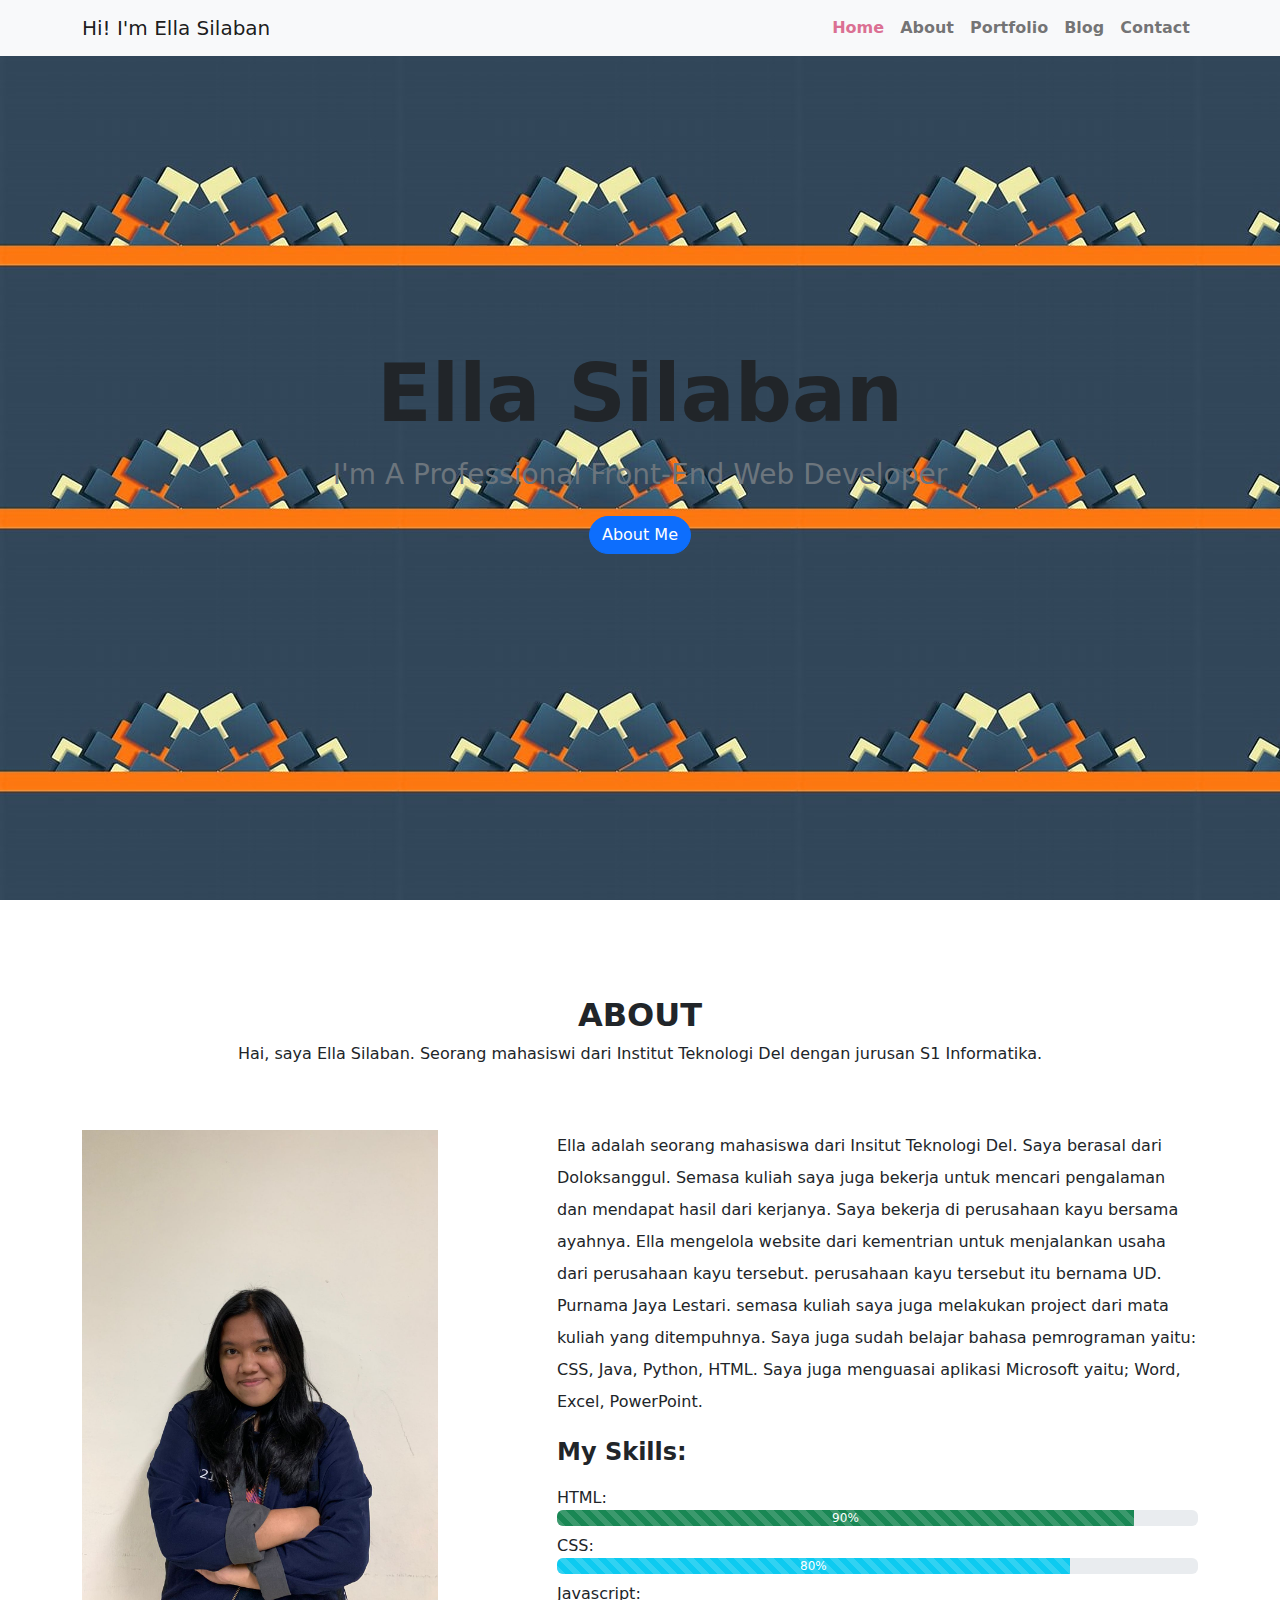
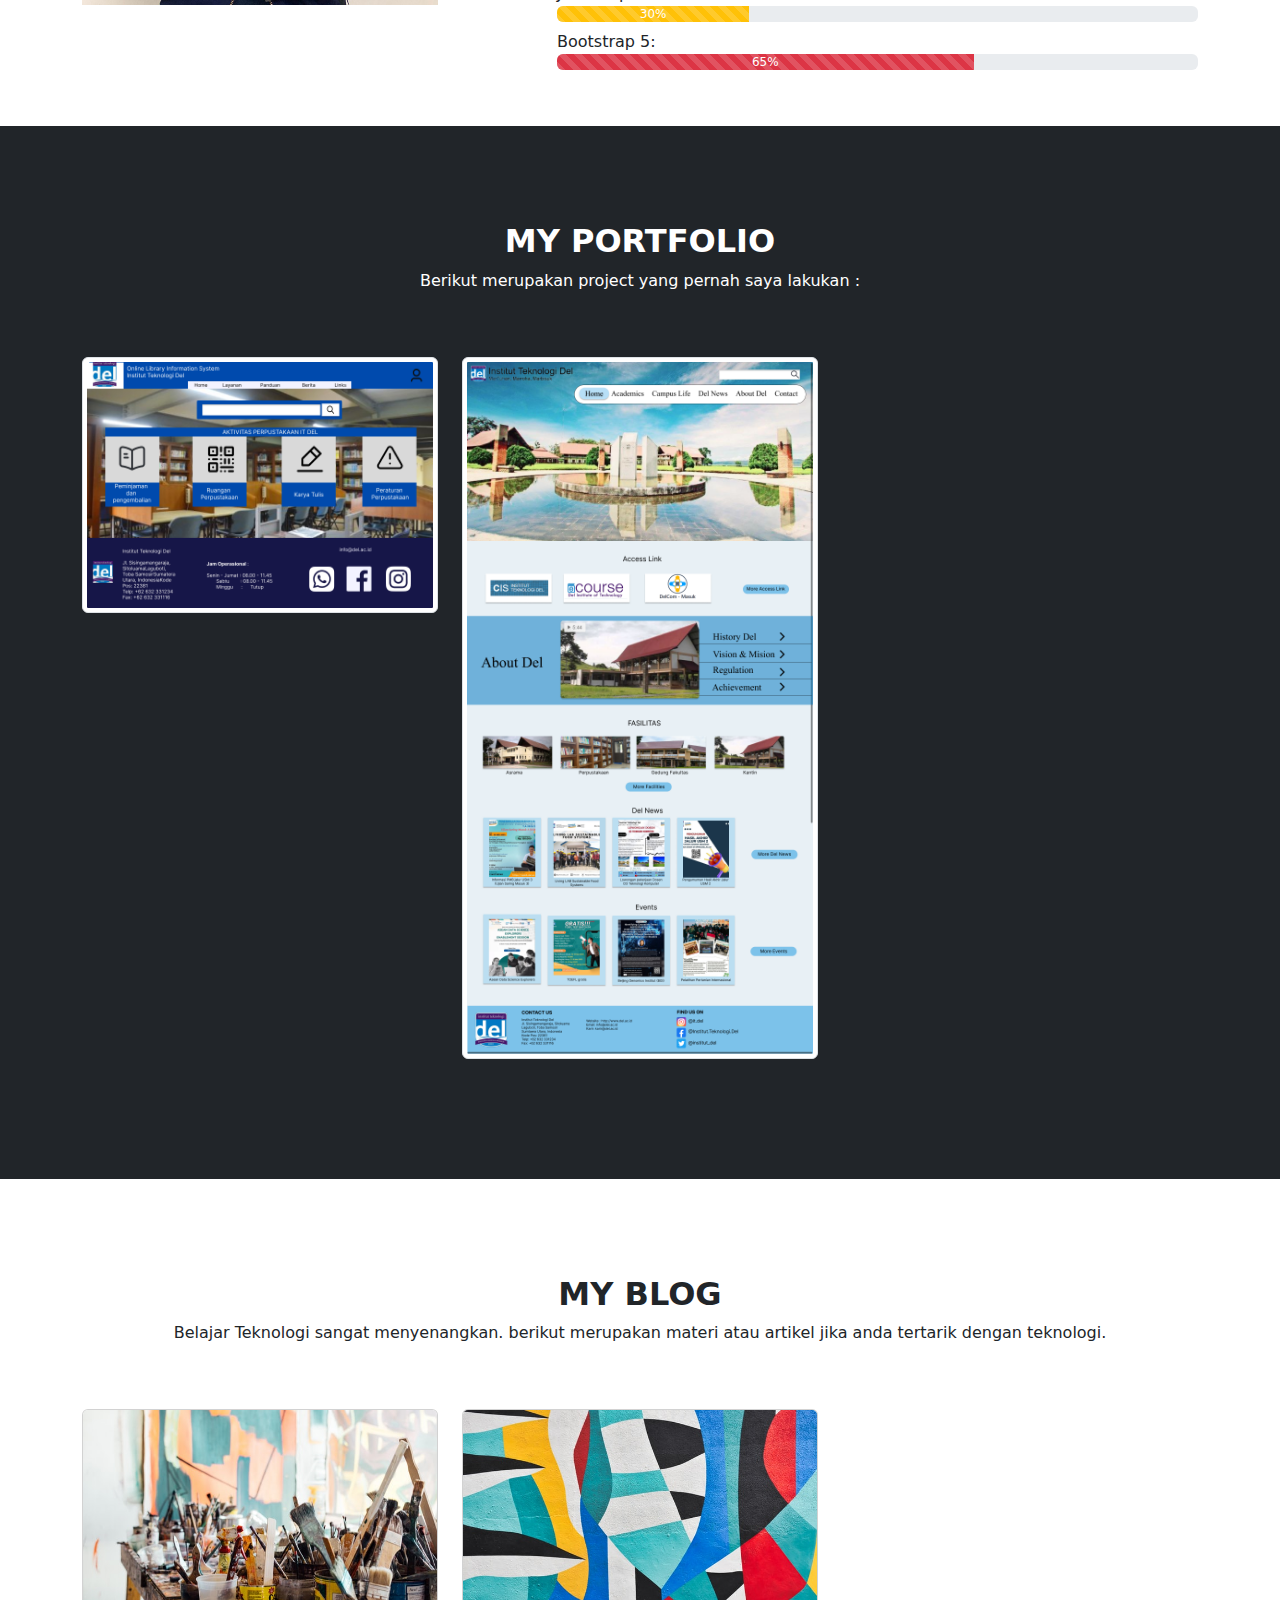
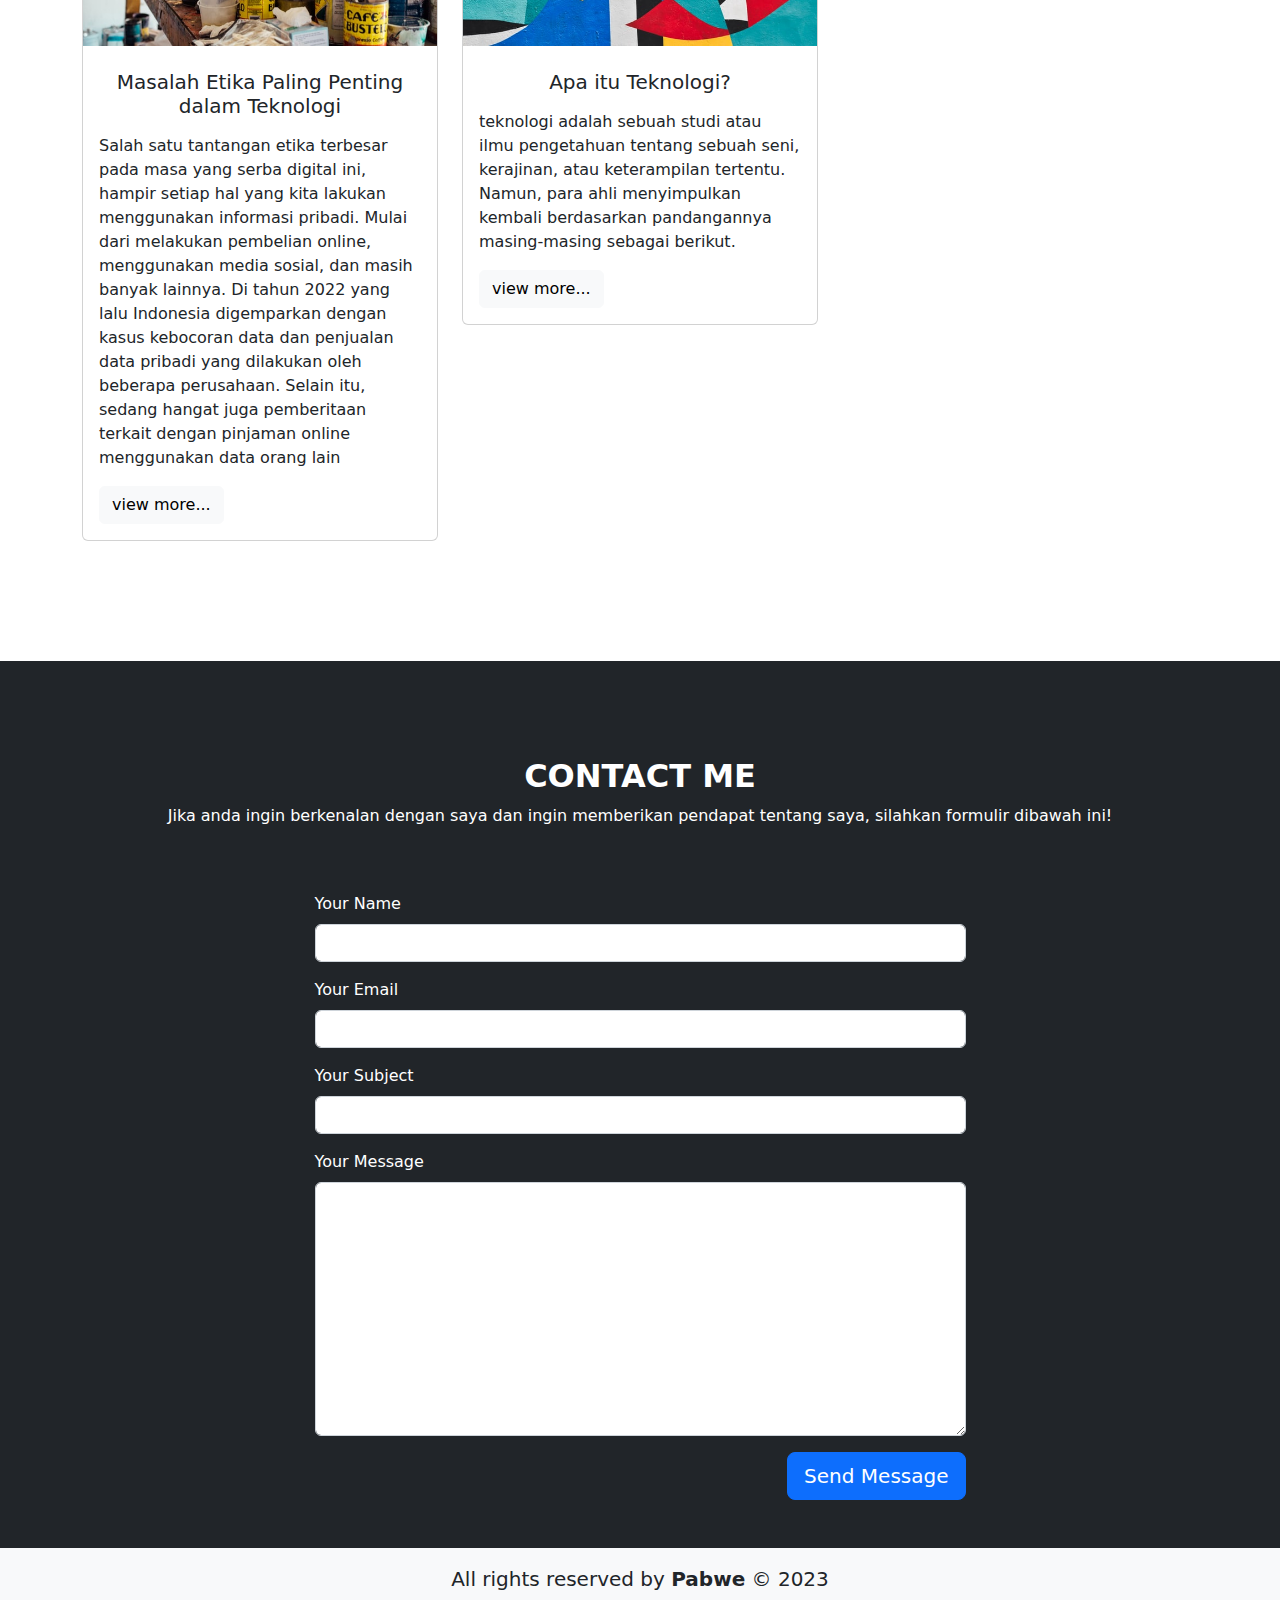
<file: index.html>
<!DOCTYPE html>
<html lang="en">
  <head>
    <meta charset="UTF-8" />
    <meta http-equiv="X-UA-Compatible" content="IE=edge" />
    <meta name="viewport" content="width=device-width, initial-scale=1.0" />
    <title>Simple Portfolio</title>

    <link
      rel="stylesheet"
      href="/assets/vendor/bootstrap-5.2.3-dist/css/bootstrap.min.css"
    />
    <style>
      .nav-link.active {
        color: palevioletred !important;
      }
    </style>
  </head>
  <body data-bs-spy="scroll" data-bs-target="#nav-scroll">
    <nav
      class="navbar navbar-expand-md navbar-light bg-light fixed-top"
      id="nav-scroll"
    >
      <div class="container">
        <a href="#" class="navbar-brand">Hi! I'm Ella Silaban</a>
        <button
          class="navbar-toggler"
          data-bs-toggle="collapse"
          data-bs-target="#navbarMenu"
        >
          <span class="navbar-toggler-icon"></span>
        </button>
        <div class="collapse navbar-collapse" id="navbarMenu">
          <ul class="navbar-nav ms-auto fw-bold">
            <li class="nav-item">
              <a href="#home" class="nav-link">Home</a>
            </li>
            <li class="nav-item">
              <a href="#about" class="nav-link">About</a>
            </li>
            <li class="nav-item">
              <a href="#portfolio" class="nav-link">Portfolio</a>
            </li>
            <li class="nav-item">
              <a href="#blog" class="nav-link">Blog</a>
            </li>
            <li class="nav-item">
              <a href="#contact" class="nav-link">Contact</a>
            </li>
          </ul>
        </div>
      </div>
    </nav>

    <section
      id="home"
      class="d-flex min-vh-100 flex-column justify-content-center align-items-center"
      style="background-image: url('th.jpeg')"
    >
      <h1 class="fw-bolder display-1 mb-3">Ella Silaban</h1>
      <h6 class="fs-3 text-secondary text-capitalize mb-4">
        I'm a professional front-end web developer
      </h6>
      <a href="#" class="btn btn-primary rounded-pill">About Me</a>
    </section>

    <section id="about" class="container py-5">
      <div class="text-center py-5">
        <h2 class="fw-bolder text-uppercase">about</h2>
        <p>
          Hai, saya Ella Silaban. Seorang mahasiswi dari Institut Teknologi Del
          dengan jurusan S1 Informatika.
        </p>
      </div>
      <div class="row">
        <div class="col-md-4 mb-3">
          <img src="/assets/img/ella.jpg" alt="" class="img-fluid" />
        </div>
        <div class="col-md-7 offset-lg-1">
          <p class="lh-lg">
            Ella adalah seorang mahasiswa dari Insitut Teknologi Del. Saya
            berasal dari Doloksanggul. Semasa kuliah saya juga bekerja untuk
            mencari pengalaman dan mendapat hasil dari kerjanya. Saya bekerja di
            perusahaan kayu bersama ayahnya. Ella mengelola website dari
            kementrian untuk menjalankan usaha dari perusahaan kayu tersebut.
            perusahaan kayu tersebut itu bernama UD. Purnama Jaya Lestari.
            semasa kuliah saya juga melakukan project dari mata kuliah yang
            ditempuhnya. Saya juga sudah belajar bahasa pemrograman yaitu: CSS,
            Java, Python, HTML. Saya juga menguasai aplikasi Microsoft yaitu;
            Word, Excel, PowerPoint.
            <br />
          </p>
          <p class="fw-bold fs-4">My Skills:</p>
          <div class="mb-2">
            <p class="m-0">HTML:</p>
            <div class="progress">
              <div
                class="progress-bar progress-bar-striped bg-success"
                style="width: 90%"
              >
                90%
              </div>
            </div>
          </div>
          <div class="mb-2">
            <p class="m-0">CSS:</p>
            <div class="progress">
              <div
                class="progress-bar progress-bar-striped bg-info"
                style="width: 80%"
              >
                80%
              </div>
            </div>
          </div>
          <div class="mb-2">
            <p class="m-0">Javascript:</p>
            <div class="progress">
              <div
                class="progress-bar progress-bar-striped bg-warning"
                style="width: 30%"
              >
                30%
              </div>
            </div>
          </div>
          <div class="mb-2">
            <p class="m-0">Bootstrap 5:</p>
            <div class="progress">
              <div
                class="progress-bar progress-bar-striped bg-danger"
                style="width: 65%"
              >
                65%
              </div>
            </div>
          </div>
        </div>
      </div>
    </section>

    <section id="portfolio" class="bg-dark py-5">
      <div class="container">
        <div class="text-center py-5 text-white">
          <h2 class="fw-bolder text-uppercase">My Portfolio</h2>
          <p>Berikut merupakan project yang pernah saya lakukan :</p>
        </div>
        <div class="row pb-5">
          <div class="col-md-6 col-lg-4 mb-4">
            <img
              src="11S2203_UTS_IMK_11S21050_Ella Silaban.jpg"
              alt=""
              class="img-fluid img-thumbnail"
            />
          </div>
          <div class="col-md-6 col-lg-4 mb-4">
            <img
              src="Ella Silaban.png"
              alt=""
              class="img-fluid img-thumbnail"
            />
          </div>
          </div>
        </div>
      </div>
    </section>

    <section id="blog" class="container py-5">
      <div class="text-center py-5">
        <h2 class="fw-bolder text-uppercase">My Blog</h2>
        <p>
          Belajar Teknologi sangat menyenangkan. berikut merupakan materi atau artikel jika anda tertarik dengan teknologi.
        </p>
      </div>
      <div class="row pb-5">
        <div class="col-lg-4 col-md-6 mb-4">
          <div class="card">
            <img src="/assets/img/img5.jpg" alt="" class="card-img-top" />
            <div class="card-body">
              <h5 class="card-title text-center py-2">
                Masalah Etika Paling Penting dalam Teknologi
              </h5>
              <p class="card-text">
                Salah satu tantangan etika terbesar pada masa yang serba digital ini, hampir setiap hal yang kita lakukan menggunakan informasi pribadi. Mulai dari melakukan pembelian online, menggunakan media sosial, dan masih banyak lainnya.
                Di tahun 2022 yang lalu Indonesia digemparkan dengan kasus kebocoran data dan penjualan data pribadi yang dilakukan oleh beberapa perusahaan. Selain itu, sedang hangat juga pemberitaan terkait dengan pinjaman online menggunakan data orang lain  

              </p>
              <a href="https://www.dicoding.com/blog/masalah-etika-yang-perlu-diperhatikan-dalam-penggunaan-teknologi/" class="btn btn-light">view more...</a>
            </div>
          </div>
        </div>
        <div class="col-lg-4 col-md-6 mb-4">
          <div class="card">
            <img src="/assets/img/img6.jpg" alt="" class="card-img-top" />
            <div class="card-body">
              <h5 class="card-title text-center py-2">
                Apa itu Teknologi?
              </h5>
              <p class="card-text">
                teknologi adalah sebuah studi atau ilmu pengetahuan tentang sebuah seni, kerajinan, atau keterampilan tertentu. Namun, para ahli menyimpulkan kembali berdasarkan pandangannya masing-masing sebagai berikut.
              </p>
              <a href="https://www.dicoding.com/blog/apa-itu-teknologi-simak-pengertian-dan-manfaatnya-berikut/"class="btn btn-light">view more...</a>
            </div>
          </div>
        </div>
    
          </div>
        </div>
      </div>
    </section>

    <section id="contact" class="bg-dark py-5">
      <div class="container">
        <div class="text-center py-5 text-white">
          <h2 class="fw-bolder text-uppercase">Contact Me</h2>
          <p>Jika anda ingin berkenalan dengan saya dan ingin memberikan pendapat tentang saya, 
            silahkan formulir dibawah ini!</p>
        </div>
        <div
          class="col-11 col-sm-10 col-md-9 col-lg-8 col-xl-7 col-xxl-6 mx-auto"
        >
          <form action="" class="text-white">
            <div class="mb-3">
              <label for="name" class="form-label">Your Name</label>
              <input type="text" class="form-control" />
            </div>
            <div class="mb-3">
              <label for="email" class="form-label"> Your Email</label>
              <input type="email" class="form-control" />
            </div>
            <div class="mb-3">
              <label for="subject" class="form-label"> Your Subject</label>
              <input type="text" class="form-control" />
            </div>
            <div class="mb-3">
              <label for="message" class="form-label"> Your Message</label>
              <textarea
                name="message"
                cols="30"
                rows="10"
                class="form-control"
              ></textarea>
            </div>
            <div class="text-end">
              <button type="submit" class="btn btn-primary btn-lg">
                Send Message
              </button>
            </div>
          </form>
        </div>
      </div>
    </section>

    <footer class="bg-light">
      <div class="container text-center">
        <p class="mb-0 py-3 fs-5">
          All rights reserved by <strong>Pabwe</strong> &copy; 2023
        </p>
      </div>
    </footer>

    <script src="/assets/vendor/bootstrap-5.2.3-dist/js/bootstrap.bundle.min.js"></script>
  </body>
</html>
</file>
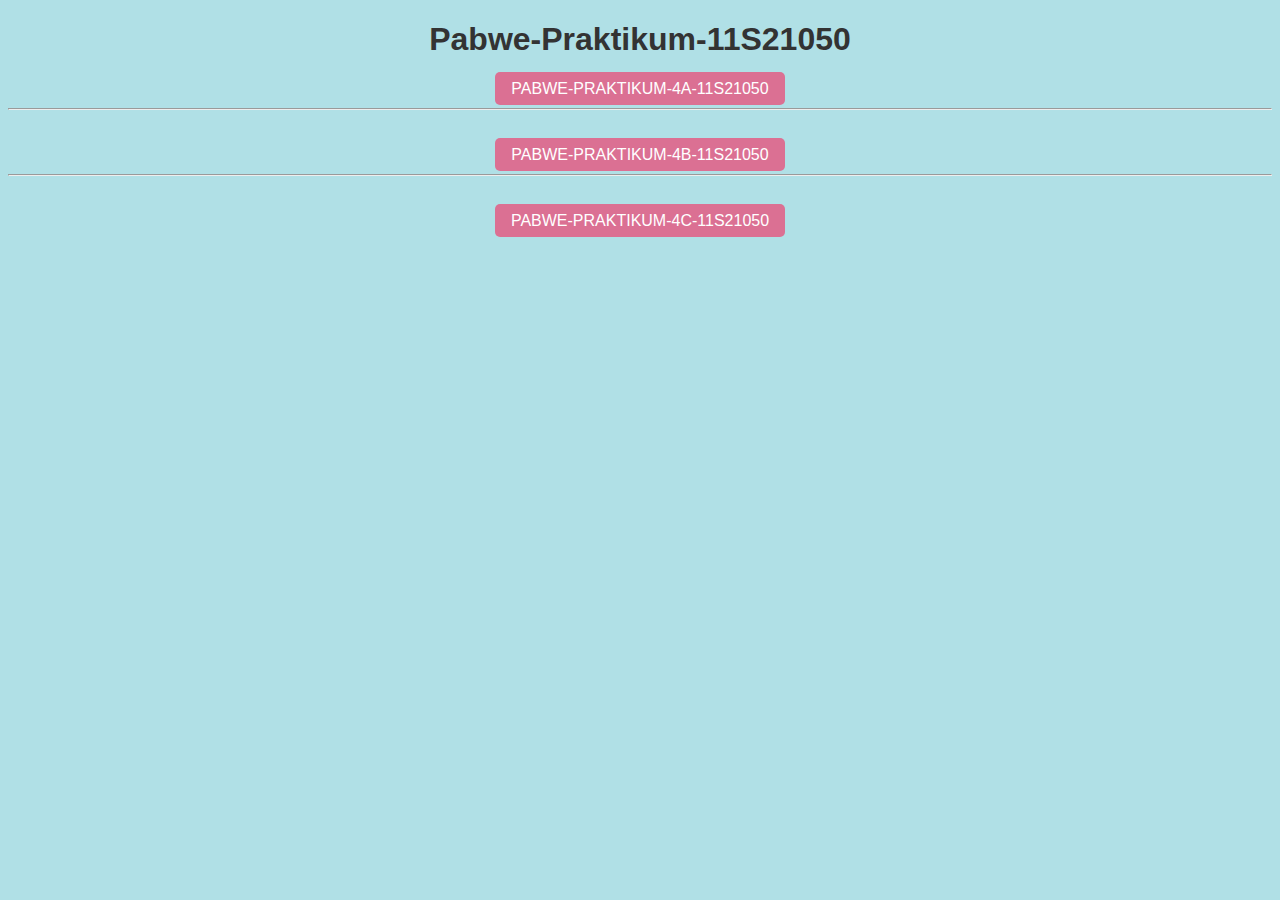
<file: tantangan_praktikum_11s21050/index.html>
<!DOCTYPE html>
<html>
  <head>
    <title>Halaman Utama</title>
    <style>
      body {
        font-family: Arial, sans-serif;
        background-color: powderblue;
        text-align: center;
      }

      h1 {
        color: #333;
      }

      ul {
        list-style-type: none;
        padding: 0;
      }

      li {
        margin: 10px;
      }

      a {
        text-decoration: none;
        background-color: palevioletred;
        color: #fff;
        padding: 8px 16px;
        border-radius: 5px;
      }

      a:hover {
        background-color: palevioletred;
      }
    </style>
  </head>
  <body>
    <h1>Pabwe-Praktikum-11S21050</h1>
    <ul>
      <li>
        <a
          href="pabwe-praktikum-4a-11s21050/assets-4a/index.html"
          target="_blank"
          >PABWE-PRAKTIKUM-4A-11S21050</a
        >
      </li>
      <hr />
      <br />
      <li>
        <a href="pabwe-praktikum-4b-11s21050/index.html" target="_blank"
          >PABWE-PRAKTIKUM-4B-11S21050</a
        >
      </li>
      <hr />
      <br />
      <li>
        <a href="pabwe-praktikum-4c-11s21050/index.html" target="_blank"
          >PABWE-PRAKTIKUM-4C-11S21050</a
        >
      </li>
    </ul>
  </body>
</html>
</file>
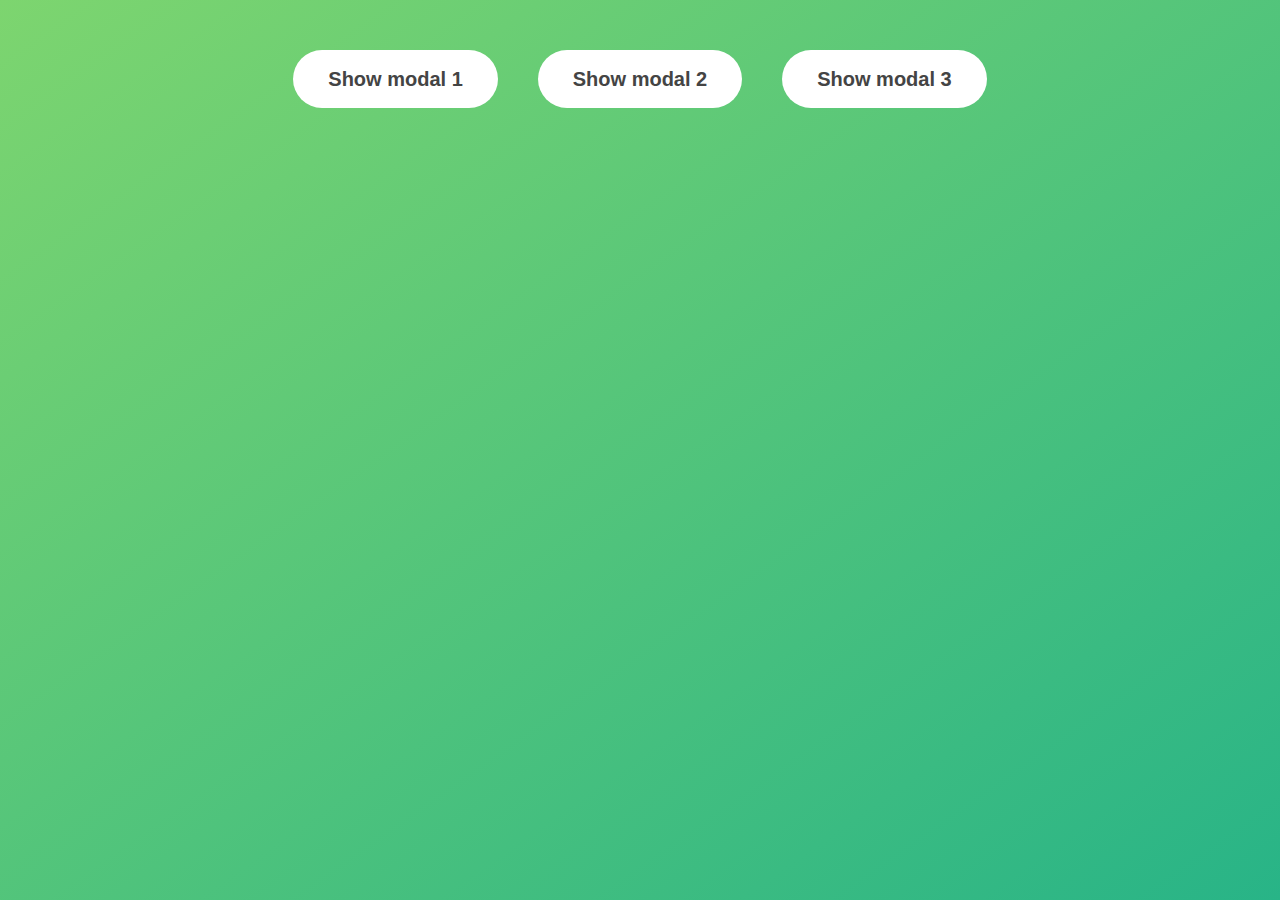
<file: tantangan_praktikum_11s21050/pabwe-praktikum-4b-11s21050/index.html>
<!DOCTYPE html>
<html lang="en">
  <head>
    <meta charset="UTF-8" />
    <meta name="viewport" content="width=device-width, initial-scale=1.0" />
    <meta http-equiv="X-UA-Compatible" content="ie=edge" />
    <link rel="stylesheet" href="style.css" />
    <title>Modal window</title>
  </head>
  <body>
    <button class="show-modal">Show modal 1</button>
    <button class="show-modal">Show modal 2</button>
    <button class="show-modal">Show modal 3</button>

    <div class="modal hidden">
      <button class="close-modal">&times;</button>
      <h1>I'm a modal window 😍</h1>
      <p>
        Lorem ipsum dolor sit amet, consectetur adipisicing elit, sed do eiusmod
        tempor incididunt ut labore et dolore magna aliqua. Ut enim ad minim
        veniam, quis nostrud exercitation ullamco laboris nisi ut aliquip ex ea
        commodo consequat. Duis aute irure dolor in reprehenderit in voluptate
        velit esse cillum dolore eu fugiat nulla pariatur. Excepteur sint
        occaecat cupidatat non proident, sunt in culpa qui officia deserunt
        mollit anim id est laborum.
      </p>
    </div>
    <div class="overlay hidden"></div>

    <script src="script.js"></script>
  </body>
</html>
</file>
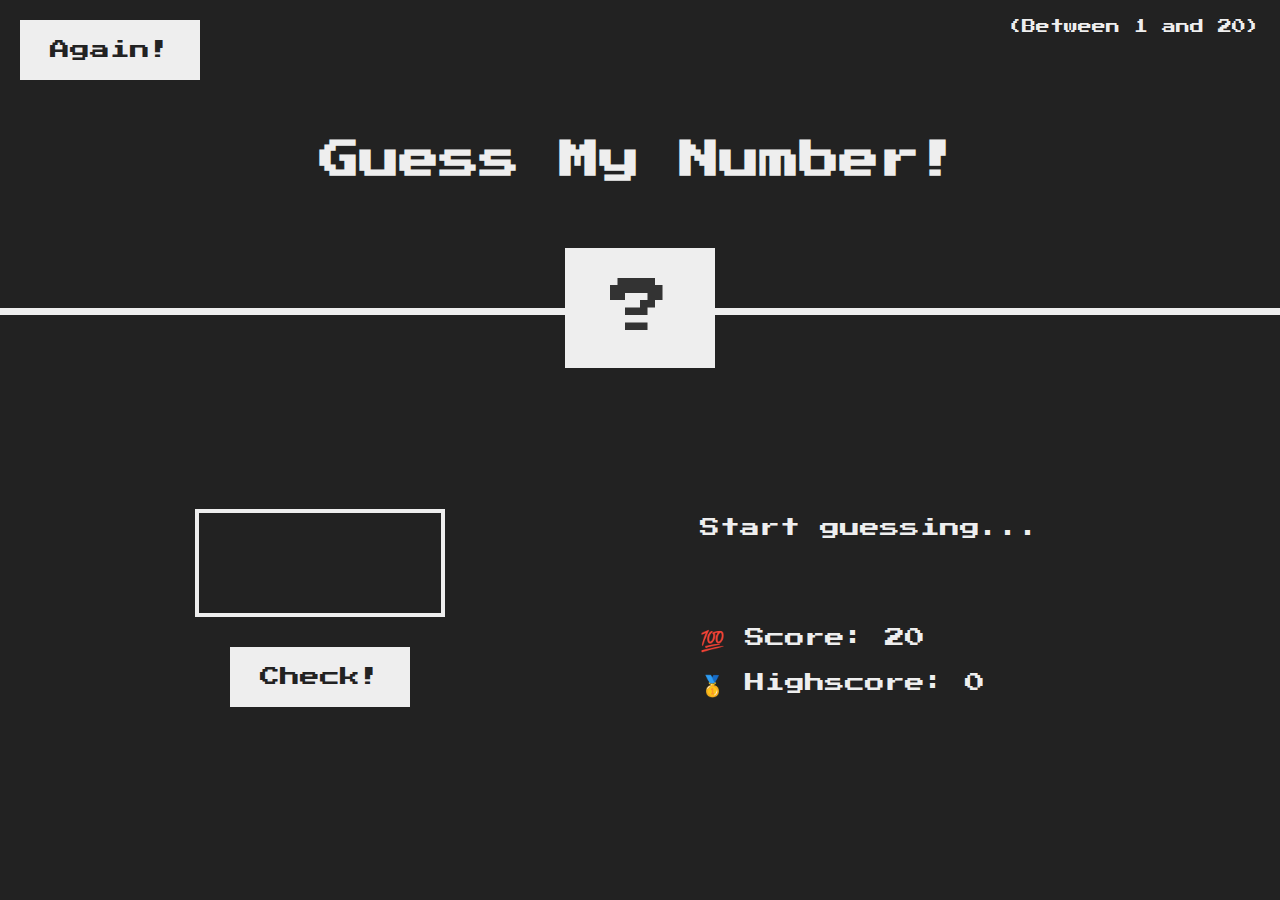
<file: tantangan_praktikum_11s21050/pabwe-praktikum-4a-11s21050/assets-4a/index.html>
<!DOCTYPE html>
<html lang="en">
  <head>
    <meta charset="UTF-8" />
    <meta name="viewport" content="width=device-width, initial-scale=1.0" />
    <meta http-equiv="X-UA-Compatible" content="ie=edge" />
    <link rel="stylesheet" href="style.css" />
    <title>Guess My Number!</title>
  </head>
  <body>
    <header>
      <h1>Guess My Number!</h1>
      <p class="between">(Between 1 and 20)</p>
      <button class="btn again">Again!</button>
      <div class="number">?</div>
    </header>
    <main>
      <section class="left">
        <input type="number" class="guess" />
        <button class="btn check">Check!</button>
      </section>
      <section class="right">
        <p class="message">Start guessing...</p>
        <p class="label-score">💯 Score: <span class="score">20</span></p>
        <p class="label-highscore">
          🥇 Highscore: <span class="highscore">0</span>
        </p>
      </section>
    </main>
    <script src="script.js"></script>
  </body>
</html>
</file>
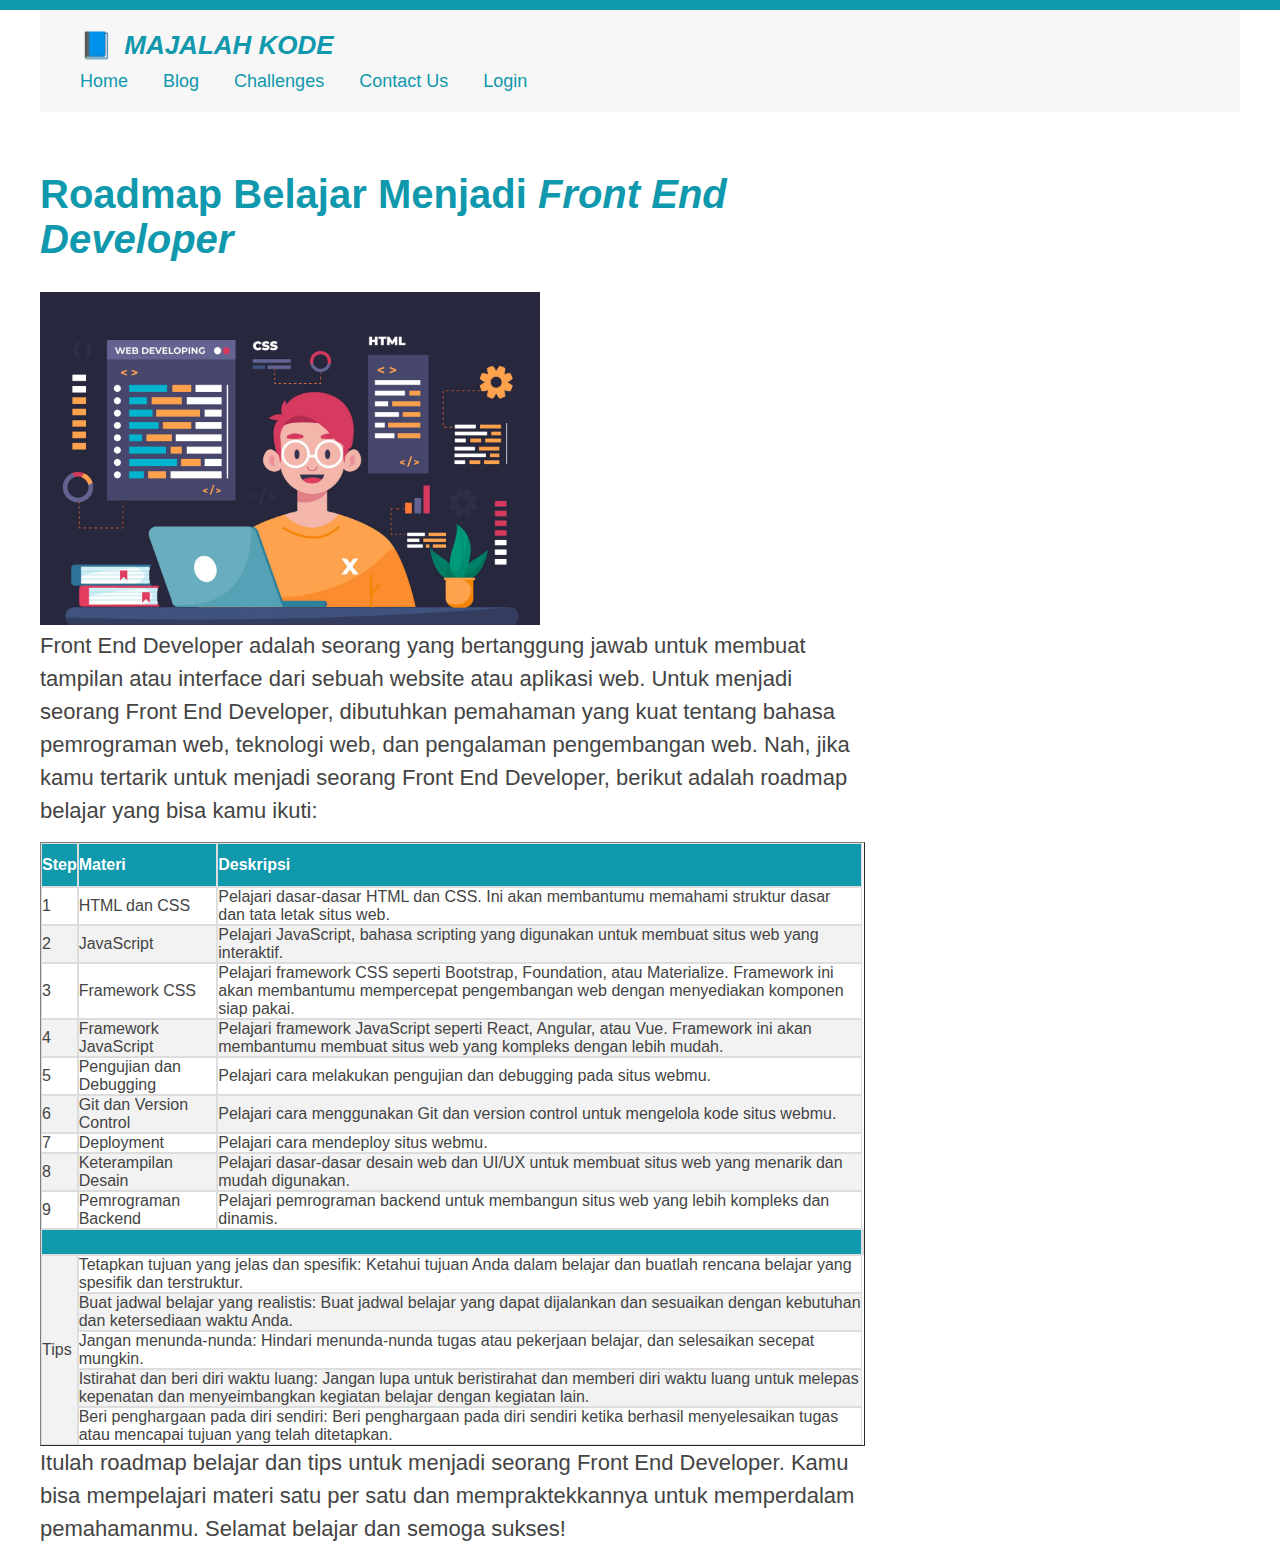
<file: blog.html>
<!DOCTYPE html>
<html lang="id">
  <head>
    <meta charset="UTF-8" />
    <title>Praktikum PABWE</title>
    <link rel="stylesheet" href="style.css"/>
    <link rel="stylesheet" href="custom.css"/>
    <link rel="stylesheet" href="layouts.css" />
  </head>
  <body>
    <!-- Membuat artikel sederhana dengan HTML -->
    <div class="container">
      <header class="main-header clearfix">
        <h1>&#128216; Majalah Kode</h1>

        <nav>
          <a href="index.html">Home</a>
          <a href="blog.html">Blog</a>
          <a href="challenges.html">Challenges</a>
          <a href="contact.html">Contact Us</a>
          <a href="login.html">Login</a>
        </nav>
      </header>
    <article>
      <h2>Roadmap Belajar Menjadi <em>Front End Developer</em></h2>

      <img src="assets/img/blog.jpg" alt="Front End Developer" width="500" />

      <p>
        Front End Developer adalah seorang yang bertanggung jawab untuk membuat
        tampilan atau interface dari sebuah website atau aplikasi web. Untuk
        menjadi seorang Front End Developer, dibutuhkan pemahaman yang kuat
        tentang bahasa pemrograman web, teknologi web, dan pengalaman
        pengembangan web. Nah, jika kamu tertarik untuk menjadi seorang Front
        End Developer, berikut adalah roadmap belajar yang bisa kamu ikuti:
      </p>

      <table border="1" cellspacing="0" cellpadding="5" class="customer">
        <thead>
          <tr align="left">
            <th>Step</th>
            <th>Materi</th>
            <th>Deskripsi</th>
          </tr>
        </thead>
        <tbody>
          <tr>
            <td>1</td>
            <td>HTML dan CSS</td>
            <td>
              Pelajari dasar-dasar HTML dan CSS. Ini akan membantumu memahami
              struktur dasar dan tata letak situs web.
            </td>
          </tr>
          <tr>
            <td>2</td>
            <td>JavaScript</td>
            <td>
              Pelajari JavaScript, bahasa scripting yang digunakan untuk membuat
              situs web yang interaktif.
            </td>
          </tr>
          <tr>
            <td>3</td>
            <td>Framework CSS</td>
            <td>
              Pelajari framework CSS seperti Bootstrap, Foundation, atau
              Materialize. Framework ini akan membantumu mempercepat
              pengembangan web dengan menyediakan komponen siap pakai.
            </td>
          </tr>
          <tr>
            <td>4</td>
            <td>Framework JavaScript</td>
            <td>
              Pelajari framework JavaScript seperti React, Angular, atau Vue.
              Framework ini akan membantumu membuat situs web yang kompleks
              dengan lebih mudah.
            </td>
          </tr>
          <tr>
            <td>5</td>
            <td>Pengujian dan Debugging</td>
            <td>
              Pelajari cara melakukan pengujian dan debugging pada situs webmu.
            </td>
          </tr>
          <tr>
            <td>6</td>
            <td>Git dan Version Control</td>
            <td>
              Pelajari cara menggunakan Git dan version control untuk mengelola
              kode situs webmu.
            </td>
          </tr>
          <tr>
            <td>7</td>
            <td>Deployment</td>
            <td>Pelajari cara mendeploy situs webmu.</td>
          </tr>
          <tr>
            <td>8</td>
            <td>Keterampilan Desain</td>
            <td>
              Pelajari dasar-dasar desain web dan UI/UX untuk membuat situs web
              yang menarik dan mudah digunakan.
            </td>
          </tr>
          <tr>
            <td>9</td>
            <td>Pemrograman Backend</td>
            <td>
              Pelajari pemrograman backend untuk membangun situs web yang lebih
              kompleks dan dinamis.
            </td>
          </tr>
          <tr>
            <th colspan="3"></th>
            <td colspan="3"></td>
          </tr>
          <tr align="center">
            <tr colspan="3">
            <td rowspan="6">Tips</td>
          </tr>
          <tr>
            <td colspan="2">
              Tetapkan tujuan yang jelas dan spesifik: Ketahui tujuan Anda dalam
              belajar dan buatlah rencana belajar yang spesifik dan terstruktur.
            </td>
          </tr>
          <tr>
            <td colspan="2">
              Buat jadwal belajar yang realistis: Buat jadwal belajar yang dapat
              dijalankan dan sesuaikan dengan kebutuhan dan ketersediaan waktu
              Anda.
            </td>
          </tr>
          <tr>
            <td colspan="2">
              Jangan menunda-nunda: Hindari menunda-nunda tugas atau pekerjaan
              belajar, dan selesaikan secepat mungkin.
            </td>
          </tr>
          <tr>
            <td colspan="2">
              Istirahat dan beri diri waktu luang: Jangan lupa untuk
              beristirahat dan memberi diri waktu luang untuk melepas kepenatan
              dan menyeimbangkan kegiatan belajar dengan kegiatan lain.
            </td>
          </tr>
          <tr>
            <td colspan="2">
              Beri penghargaan pada diri sendiri: Beri penghargaan pada diri
              sendiri ketika berhasil menyelesaikan tugas atau mencapai tujuan
              yang telah ditetapkan.
            </td>
          </tr>
        </tbody>
      </table>

      <p>
        Itulah roadmap belajar dan tips untuk menjadi seorang Front End
        Developer. Kamu bisa mempelajari materi satu per satu dan
        mempraktekkannya untuk memperdalam pemahamanmu. Selamat belajar dan
        semoga sukses!
      </p>
    </article>
  </body>
</html>
</file>
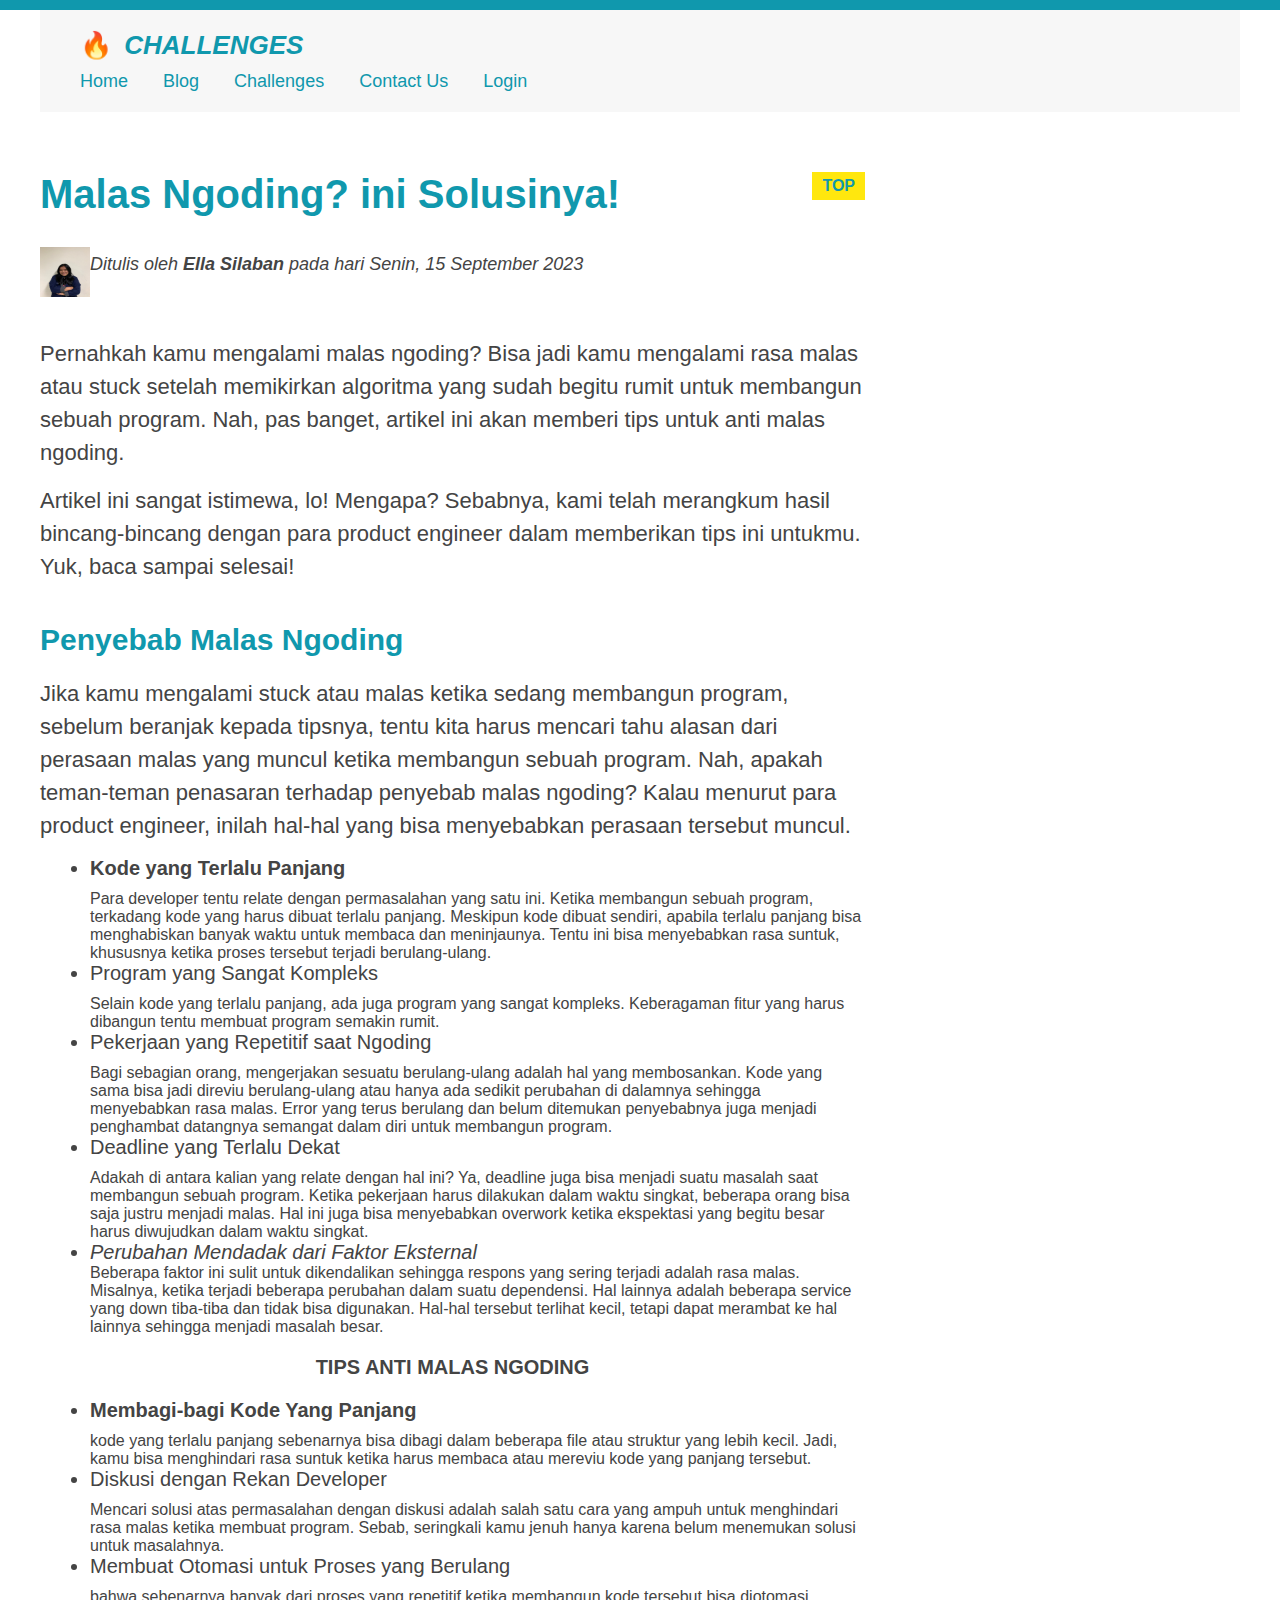
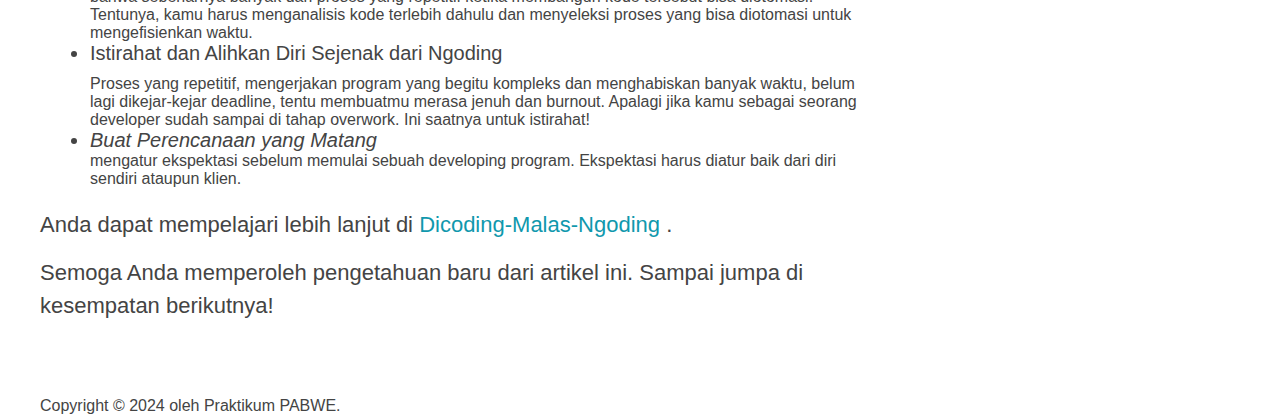
<file: challenges.html>
<!DOCTYPE html>
<html lang="id">
  <head>
    <meta charset="UTF-8" />
    <title>Challenges</title>
    <link rel="stylesheet" href="style.css" />
    <link rel="stylesheet" href="layouts.css" />
  </head>
  <body>
    <!-- Membuat artikel sederhana dengan HTML -->
    <div class="container">
      <header class="main-header clearfix">
        <h1>&#128293; Challenges</h1>

        <nav>
          <a href="index.html">Home</a>
          <a href="blog.html">Blog</a>
          <a href="challenges.html">Challenges</a>
          <a href="contact.html">Contact Us</a>
          <a href="login.html">Login</a>
        </nav>
      </header>

      <!-- Hanya untuk flexbox -->
      <!-- <div class="row"> -->
      <article>
        <header class="post-header">
          <h2 class="top">Malas Ngoding? ini Solusinya!</h2>

          <div class="author-box">
            <img src="ella.jpg" alt="Photo profile" width="50" height="50" />
            <br />
            <p id="author">
              Ditulis oleh
              <strong>Ella Silaban</strong>
              pada hari Senin, 15 September 2023
            </p>
          </div>
        </header>

        <p>
          Pernahkah kamu mengalami malas ngoding? Bisa jadi kamu mengalami rasa
          malas atau stuck setelah memikirkan algoritma yang sudah begitu rumit
          untuk membangun sebuah program. Nah, pas banget, artikel ini akan
          memberi tips untuk anti malas ngoding.
        </p>
        <p>
          Artikel ini sangat istimewa, lo! Mengapa? Sebabnya, kami telah
          merangkum hasil bincang-bincang dengan para product engineer dalam
          memberikan tips ini untukmu. Yuk, baca sampai selesai!
        </p>

        <h3>Penyebab Malas Ngoding</h3>
        <p>
          Jika kamu mengalami stuck atau malas ketika sedang membangun program,
          sebelum beranjak kepada tipsnya, tentu kita harus mencari tahu alasan
          dari perasaan malas yang muncul ketika membangun sebuah program. Nah,
          apakah teman-teman penasaran terhadap penyebab malas ngoding? Kalau
          menurut para product engineer, inilah hal-hal yang bisa menyebabkan
          perasaan tersebut muncul.
        </p>
        <p>
          <ul>
            <li>Kode yang Terlalu Panjang</li>
            Para developer tentu relate dengan permasalahan yang satu ini. 
            Ketika membangun sebuah program, terkadang kode yang harus dibuat terlalu panjang. 
            Meskipun kode dibuat sendiri, apabila terlalu panjang bisa menghabiskan banyak waktu untuk membaca dan meninjaunya.
            Tentu ini bisa menyebabkan rasa suntuk, khususnya ketika proses tersebut terjadi berulang-ulang.
            <li>Program yang Sangat Kompleks</li>
            Selain kode yang terlalu panjang, ada juga program yang sangat kompleks. 
            Keberagaman fitur yang harus dibangun tentu membuat program semakin rumit. 
            <li>Pekerjaan yang Repetitif saat Ngoding</li>
            Bagi sebagian orang, mengerjakan sesuatu berulang-ulang adalah hal yang membosankan. 
            Kode yang sama bisa jadi direviu berulang-ulang atau 
            hanya ada sedikit perubahan di dalamnya sehingga menyebabkan rasa malas. 
            Error yang terus berulang dan belum ditemukan penyebabnya juga menjadi penghambat datangnya semangat dalam diri untuk membangun program.
            <li>Deadline yang Terlalu Dekat</li>
            Adakah di antara kalian yang relate dengan hal ini? 
            Ya, deadline juga bisa menjadi suatu masalah saat membangun sebuah program. 
            Ketika pekerjaan harus dilakukan dalam waktu singkat, beberapa orang bisa saja justru menjadi malas. 
            Hal ini juga bisa menyebabkan overwork ketika ekspektasi yang begitu besar harus diwujudkan dalam waktu singkat.
            <li>Perubahan Mendadak dari Faktor Eksternal</li>
            Beberapa faktor ini sulit untuk dikendalikan sehingga respons yang sering terjadi adalah rasa malas.
            Misalnya, ketika terjadi beberapa perubahan dalam suatu dependensi. 
            Hal lainnya adalah beberapa service yang down tiba-tiba dan tidak bisa digunakan. 
            Hal-hal tersebut terlihat kecil, tetapi dapat merambat ke hal lainnya sehingga menjadi masalah besar.
          </ul>
        </p>
        <h4>Tips Anti Malas Ngoding</h4>
      <p>
        <ul>
          <li>Membagi-bagi Kode Yang Panjang</li>
          kode yang terlalu panjang sebenarnya bisa dibagi dalam beberapa file atau struktur yang lebih kecil. 
          Jadi, kamu bisa menghindari rasa suntuk ketika harus membaca atau mereviu kode yang panjang tersebut.
          <li>Diskusi dengan Rekan Developer</li>
          Mencari solusi atas permasalahan dengan diskusi adalah salah satu cara yang ampuh untuk menghindari rasa malas ketika membuat program. 
          Sebab, seringkali kamu jenuh hanya karena belum menemukan solusi untuk masalahnya. 
          <li>Membuat Otomasi untuk Proses yang Berulang</li>
          bahwa sebenarnya banyak dari proses yang repetitif ketika membangun kode tersebut bisa diotomasi. 
          Tentunya, kamu harus menganalisis kode terlebih dahulu dan menyeleksi proses yang bisa diotomasi untuk mengefisienkan waktu.
          <li>Istirahat dan Alihkan Diri Sejenak dari Ngoding</li>
          Proses yang repetitif, mengerjakan program yang begitu kompleks dan menghabiskan banyak waktu, 
          belum lagi dikejar-kejar deadline, tentu membuatmu merasa jenuh dan burnout. 
          Apalagi jika kamu sebagai seorang developer sudah sampai di tahap overwork. Ini saatnya untuk istirahat!
          <li>Buat Perencanaan yang Matang</li>
          mengatur ekspektasi sebelum memulai sebuah developing program. 
          Ekspektasi harus diatur baik dari diri sendiri ataupun klien. 
        </ul>
      </p>

      <p>
        Anda dapat mempelajari lebih lanjut di
        <a
          href="https://www.dicoding.com/blog/malas-ngoding-ini-solusinya-langsung-dari-para-developer/"
          target="_blank"
        >
          Dicoding-Malas-Ngoding
        </a>
        .
      </p>
      <p>
        Semoga Anda memperoleh pengetahuan baru dari artikel ini. Sampai jumpa
        di kesempatan berikutnya!
      </p>
    </article>
      </ul>
    </aside>
    <footer>Copyright &copy; 2024 oleh Praktikum PABWE.</footer>
  </body>
</html>
</file>
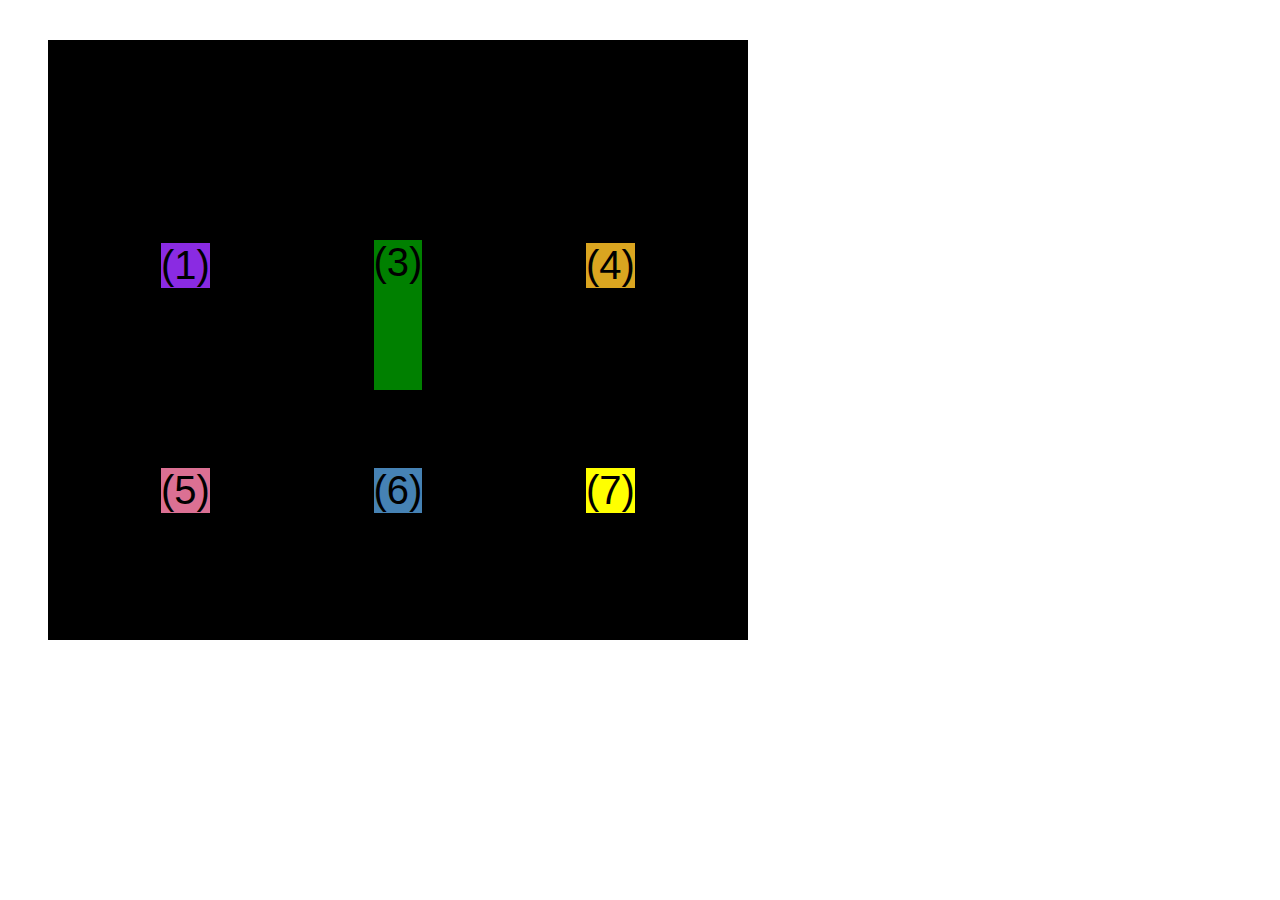
<file: css-grid.html>
<!DOCTYPE html>
<html lang="en">
  <head>
    <meta charset="UTF-8" />
    <meta http-equiv="X-UA-Compatible" content="IE=edge" />
    <meta name="viewport" content="width=device-width, initial-scale=1.0" />
    <title>CSS Grid</title>
    <style>
      .el--1 {
        background-color: blueviolet;
      }
      .el--2 {
        background-color: orangered;
      }
      .el--3 {
        background-color: green;
        height: 150px;
      }
      .el--4 {
        background-color: goldenrod;
      }
      .el--5 {
        background-color: palevioletred;
      }
      .el--6 {
        background-color: steelblue;
      }
      .el--7 {
        background-color: yellow;
      }
      .el--8 {
        background-color: crimson;
      }

      .container--1 {
        display: none;

        /* STARTER */
        font-family: sans-serif;
        background-color: #ddd;
        font-size: 40px;
        margin: 40px;

        /* CSS GRID */
        /* display: grid; */

        /*
        - membuat 4 kolom 
        grid-template-columns: 1fr 1fr 1fr 1f;
        - disingkat dengan :
        */
        grid-template-columns: repeat(4, 1fr);

        /* Membuat 2 baris */
        grid-template-rows: 1fr 1fr;

        /* height: 500px; */
        column-gap: 20px;
        row-gap: 40px;
      }

      .container--2 {
        /* STARTER */
        font-family: sans-serif;
        background-color: black;
        font-size: 40px;
        margin: 40px;

        width: 700px;
        height: 600px;

        /* CSS GRID */
        display: grid;
        grid-template-columns: 125px 200px 125px;
        grid-template-rows: 250px 100px;
        gap: 50px;

        /* Aligning tracks */
        justify-content: center;
        align-content: center;

        /* Aligning items */
        justify-items: center;
        align-items: center;
      }

      .el--3 {
        justify-self: center;
        align-self: end;
      }
    </style>
  </head>
  <body>
    <div class="container--1">
      <div class="el el--1">(1) HTML</div>
      <div class="el el--2">(2) and</div>
      <div class="el el--3">(3) CSS</div>
      <div class="el el--4">(4) are</div>
      <div class="el el--5">(5) amazing</div>
      <div class="el el--6">(6) languages</div>
      <div class="el el--7">(7) to</div>
      <div class="el el--8">(8) learn</div>
    </div>

    <div class="container--2">
      <div class="el el--1">(1)</div>
      <div class="el el--3">(3)</div>
      <div class="el el--4">(4)</div>
      <div class="el el--5">(5)</div>
      <div class="el el--6">(6)</div>
      <div class="el el--7">(7)</div>
    </div>
  </body>
</html>
</file>
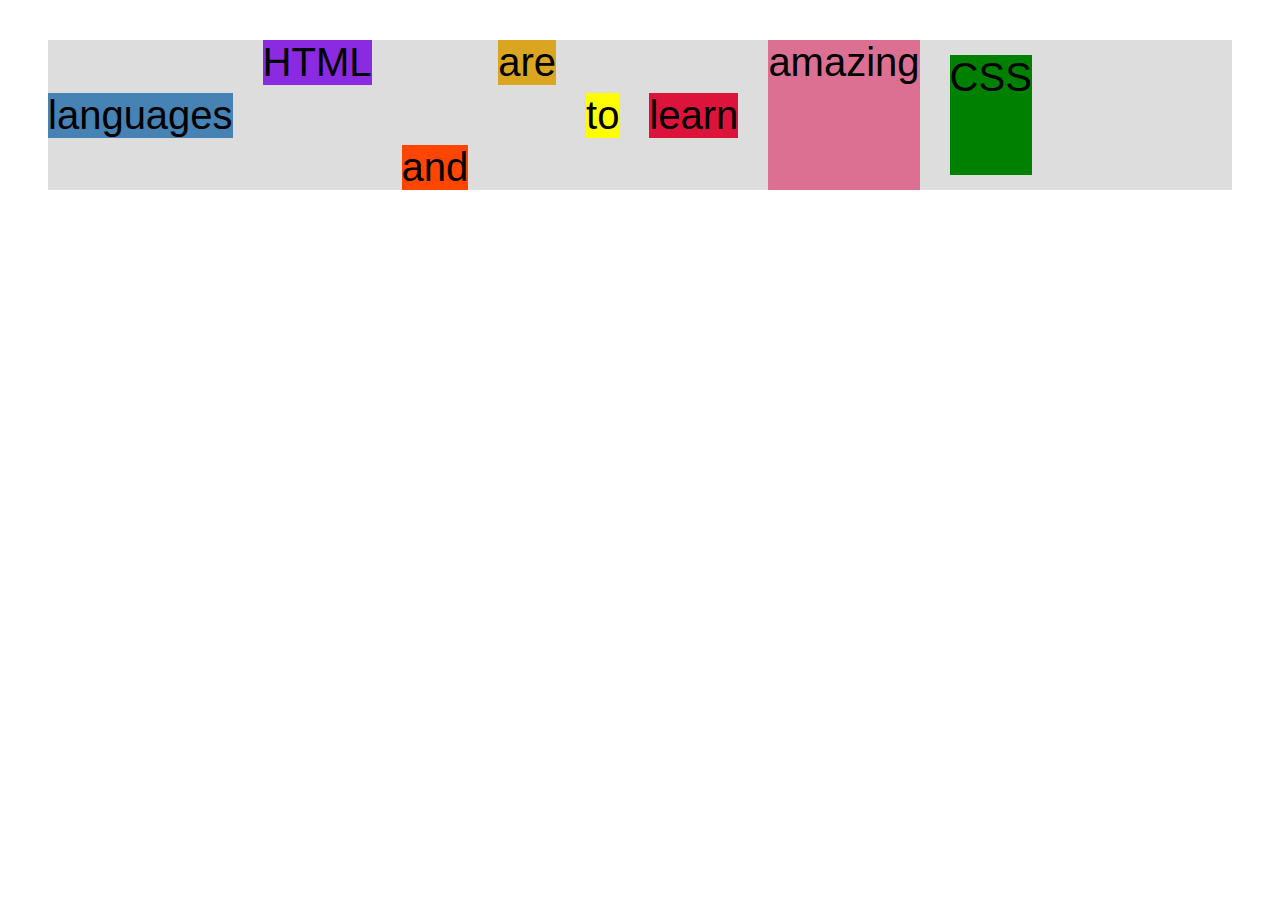
<file: flexbox.html>
<!DOCTYPE html>
<html lang="en">
  <head>
    <meta charset="UTF-8" />
    <meta http-equiv="X-UA-Compatible" content="IE=edge" />
    <meta name="viewport" content="width=device-width, initial-scale=1.0" />
    <title>Flexbox</title>
    <style>
      .el--1 {
        background-color: blueviolet;
        align-self: flex-start;
      }
      .el--2 {
        background-color: orangered;
        align-self: flex-end;
      }
      .el--3 {
        background-color: green;
        align-self: center;
        height: 120px;
        order: 5;
      }
      .el--4 {
        background-color: goldenrod;
        align-self: baseline;
      }
      .el--5 {
        background-color: palevioletred;
        align-self: stretch;
        order: 1;
      }
      .el--6 {
        background-color: steelblue;
        order: -1;
      }
      .el--7 {
        background-color: yellow;
      }
      .el--8 {
        background-color: crimson;
      }

      .container {
        /* STARTER */
        font-family: sans-serif;
        background-color: #ddd;
        font-size: 40px;
        margin: 40px;
        height: 150px;

        /* FLEXBOX */
        display: flex;
        align-items: center;
        justify-content: flex-start;
        gap: 30px;
      }
    </style>
  </head>
  <body>
    <div class="container">
      <div class="el el--1">HTML</div>
      <div class="el el--2">and</div>
      <div class="el el--3">CSS</div>
      <div class="el el--4">are</div>
      <div class="el el--5">amazing</div>
      <div class="el el--6">languages</div>
      <div class="el el--7">to</div>
      <div class="el el--8">learn</div>
    </div>
  </body>
</html>
</file>
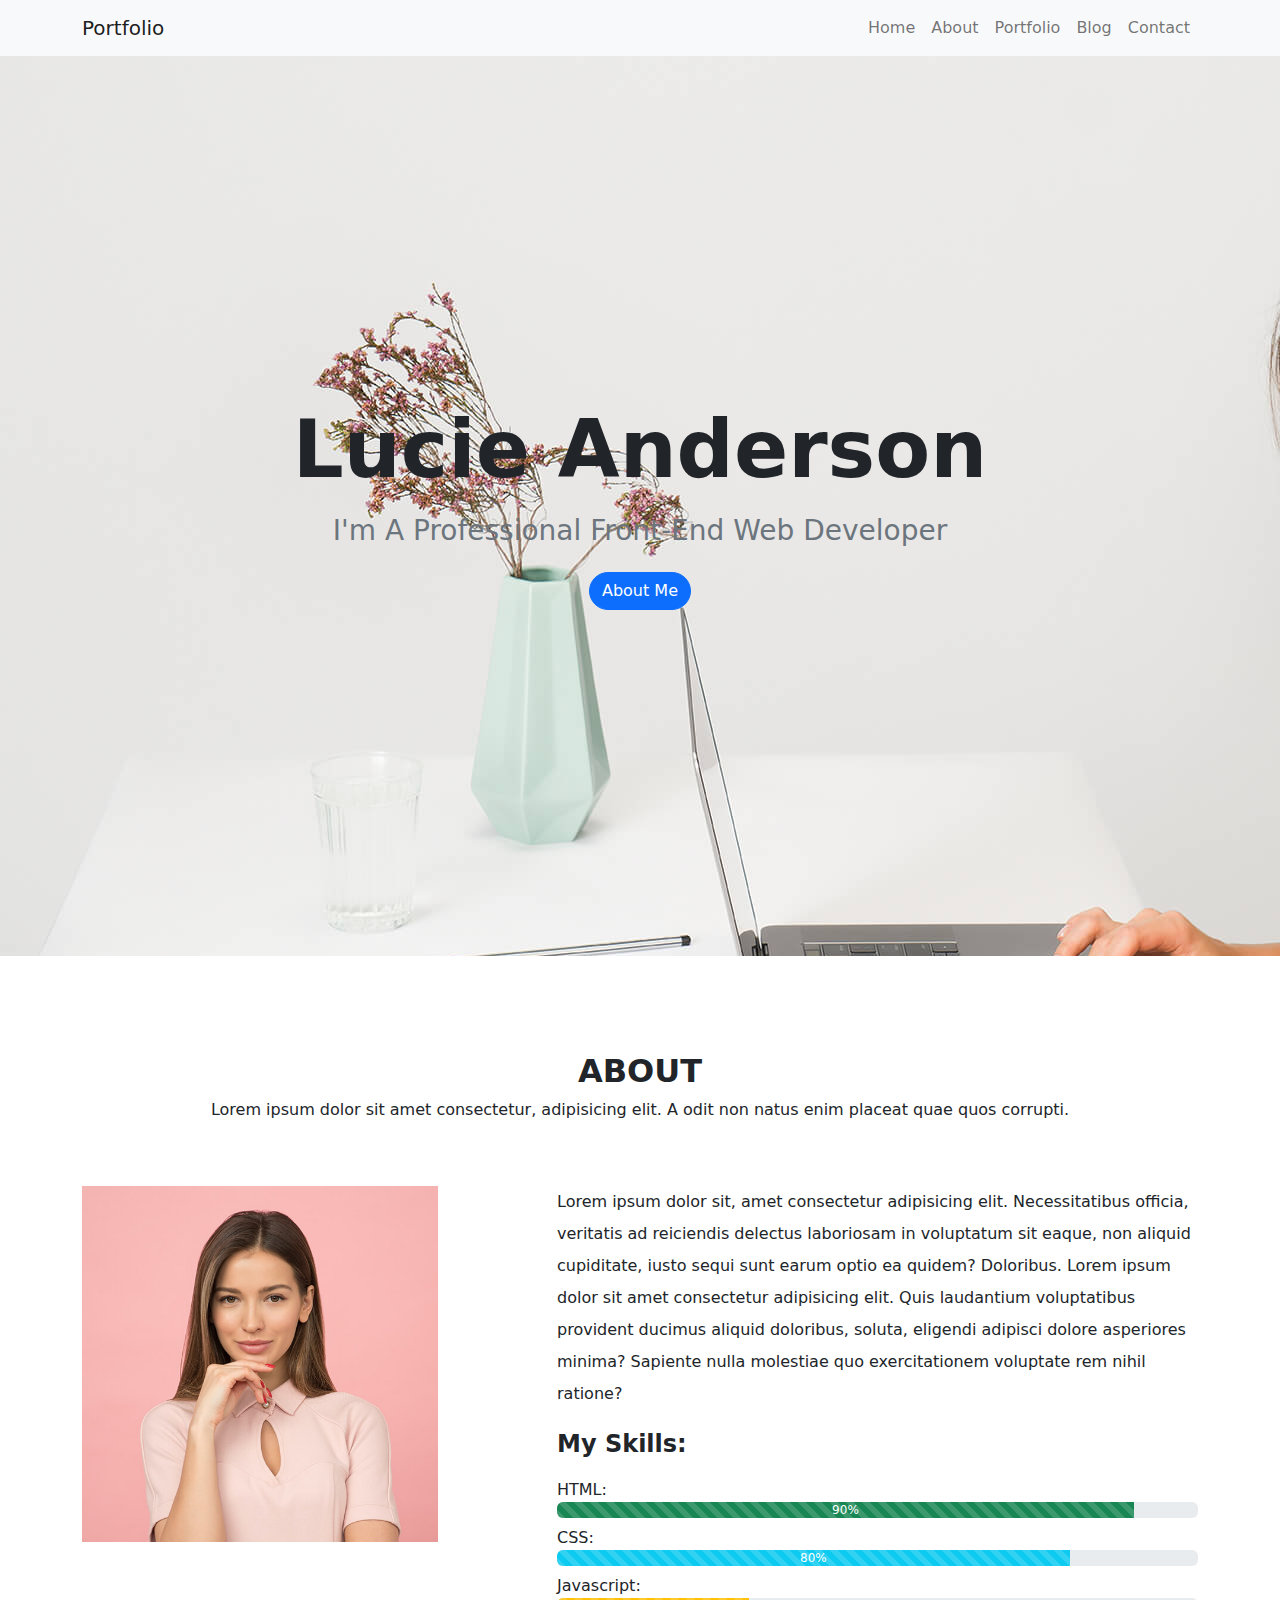
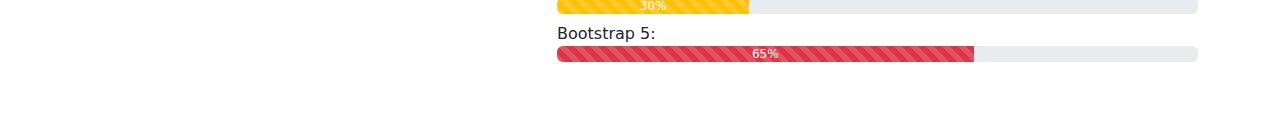
<file: pabwe-praktikum3b-11s21050/index_about.html>
<!DOCTYPE html>
<html lang="en">
  <head>
    <meta charset="UTF-8" />
    <meta http-equiv="X-UA-Compatible" content="IE=edge" />
    <meta name="viewport" content="width=device-width, initial-scale=1.0" />
    <title>Simple Portfolio</title>

    <link
      rel="stylesheet"
      href="/assets/vendor/bootstrap-5.2.3-dist/css/bootstrap.min.css"
    />
  </head>
  <body>
    <nav class="navbar navbar-expand-md navbar-light bg-light">
      <div class="container">
        <a href="#" class="navbar-brand">Portfolio</a>
        <button
          class="navbar-toggler"
          data-bs-toggle="collapse"
          data-bs-target="#navbarMenu"
        >
          <span class="navbar-toggler-icon"></span>
        </button>
        <div class="collapse navbar-collapse" id="navbarMenu">
          <ul class="navbar-nav ms-auto">
            <li class="nav-item">
              <a href="#" class="nav-link">Home</a>
            </li>
            <li class="nav-item">
              <a href="#" class="nav-link">About</a>
            </li>
            <li class="nav-item">
              <a href="#" class="nav-link">Portfolio</a>
            </li>
            <li class="nav-item">
              <a href="#" class="nav-link">Blog</a>
            </li>
            <li class="nav-item">
              <a href="#" class="nav-link">Contact</a>
            </li>
          </ul>
        </div>
      </div>
    </nav>

    <section
      id="home"
      class="d-flex min-vh-100 flex-column justify-content-center align-items-center"
      style="background-image: url('/assets/img/hero-bg.jpg')"
    >
      <h1 class="fw-bolder display-1 mb-3">Lucie Anderson</h1>
      <h6 class="fs-3 text-secondary text-capitalize mb-4">
        I'm a professional front-end web developer
      </h6>
      <a href="#" class="btn btn-primary rounded-pill">About Me</a>
    </section>

    <section id="about" class="container py-5">
      <div class="text-center py-5">
        <h2 class="fw-bolder text-uppercase">about</h2>
        <p>
          Lorem ipsum dolor sit amet consectetur, adipisicing elit. A odit non
          natus enim placeat quae quos corrupti.
        </p>
      </div>
      <div class="row">
        <div class="col-md-4 mb-3">
          <img src="/assets/img/about.jpg" alt="" class="img-fluid" />
        </div>
        <div class="col-md-7 offset-lg-1">
          <p class="lh-lg">
            Lorem ipsum dolor sit, amet consectetur adipisicing elit.
            Necessitatibus officia, veritatis ad reiciendis delectus laboriosam
            in voluptatum sit eaque, non aliquid cupiditate, iusto sequi sunt
            earum optio ea quidem? Doloribus. Lorem ipsum dolor sit amet
            consectetur adipisicing elit. Quis laudantium voluptatibus provident
            ducimus aliquid doloribus, soluta, eligendi adipisci dolore
            asperiores minima? Sapiente nulla molestiae quo exercitationem
            voluptate rem nihil ratione?
          </p>
          <p class="fw-bold fs-4">My Skills:</p>
          <div class="mb-2">
            <p class="m-0">HTML:</p>
            <div class="progress">
              <div
                class="progress-bar progress-bar-striped bg-success"
                style="width: 90%"
              >
                90%
              </div>
            </div>
          </div>
          <div class="mb-2">
            <p class="m-0">CSS:</p>
            <div class="progress">
              <div
                class="progress-bar progress-bar-striped bg-info"
                style="width: 80%"
              >
                80%
              </div>
            </div>
          </div>
          <div class="mb-2">
            <p class="m-0">Javascript:</p>
            <div class="progress">
              <div
                class="progress-bar progress-bar-striped bg-warning"
                style="width: 30%"
              >
                30%
              </div>
            </div>
          </div>
          <div class="mb-2">
            <p class="m-0">Bootstrap 5:</p>
            <div class="progress">
              <div
                class="progress-bar progress-bar-striped bg-danger"
                style="width: 65%"
              >
                65%
              </div>
            </div>
          </div>
        </div>
      </div>
    </section>

    <script src="/assets/vendor/bootstrap-5.2.3-dist/js/bootstrap.bundle.min.js"></script>
  </body>
</html>
</file>
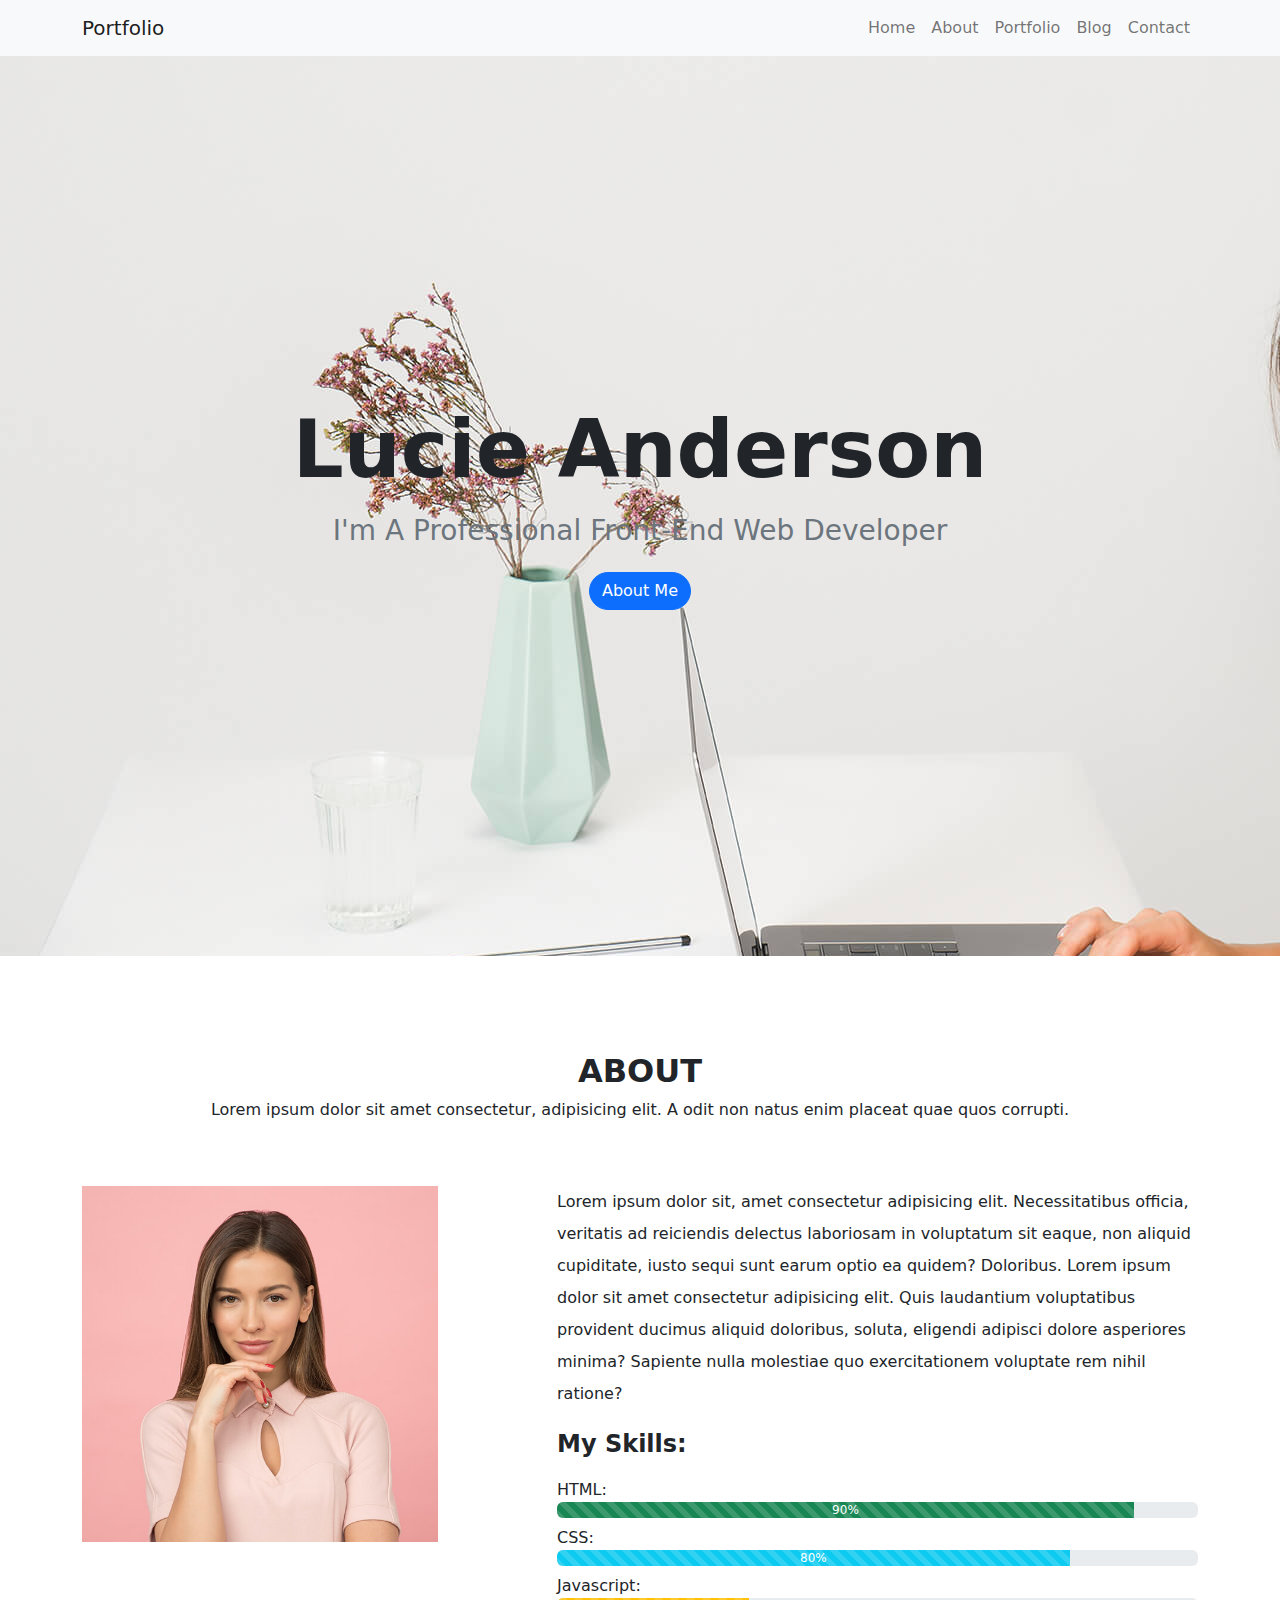
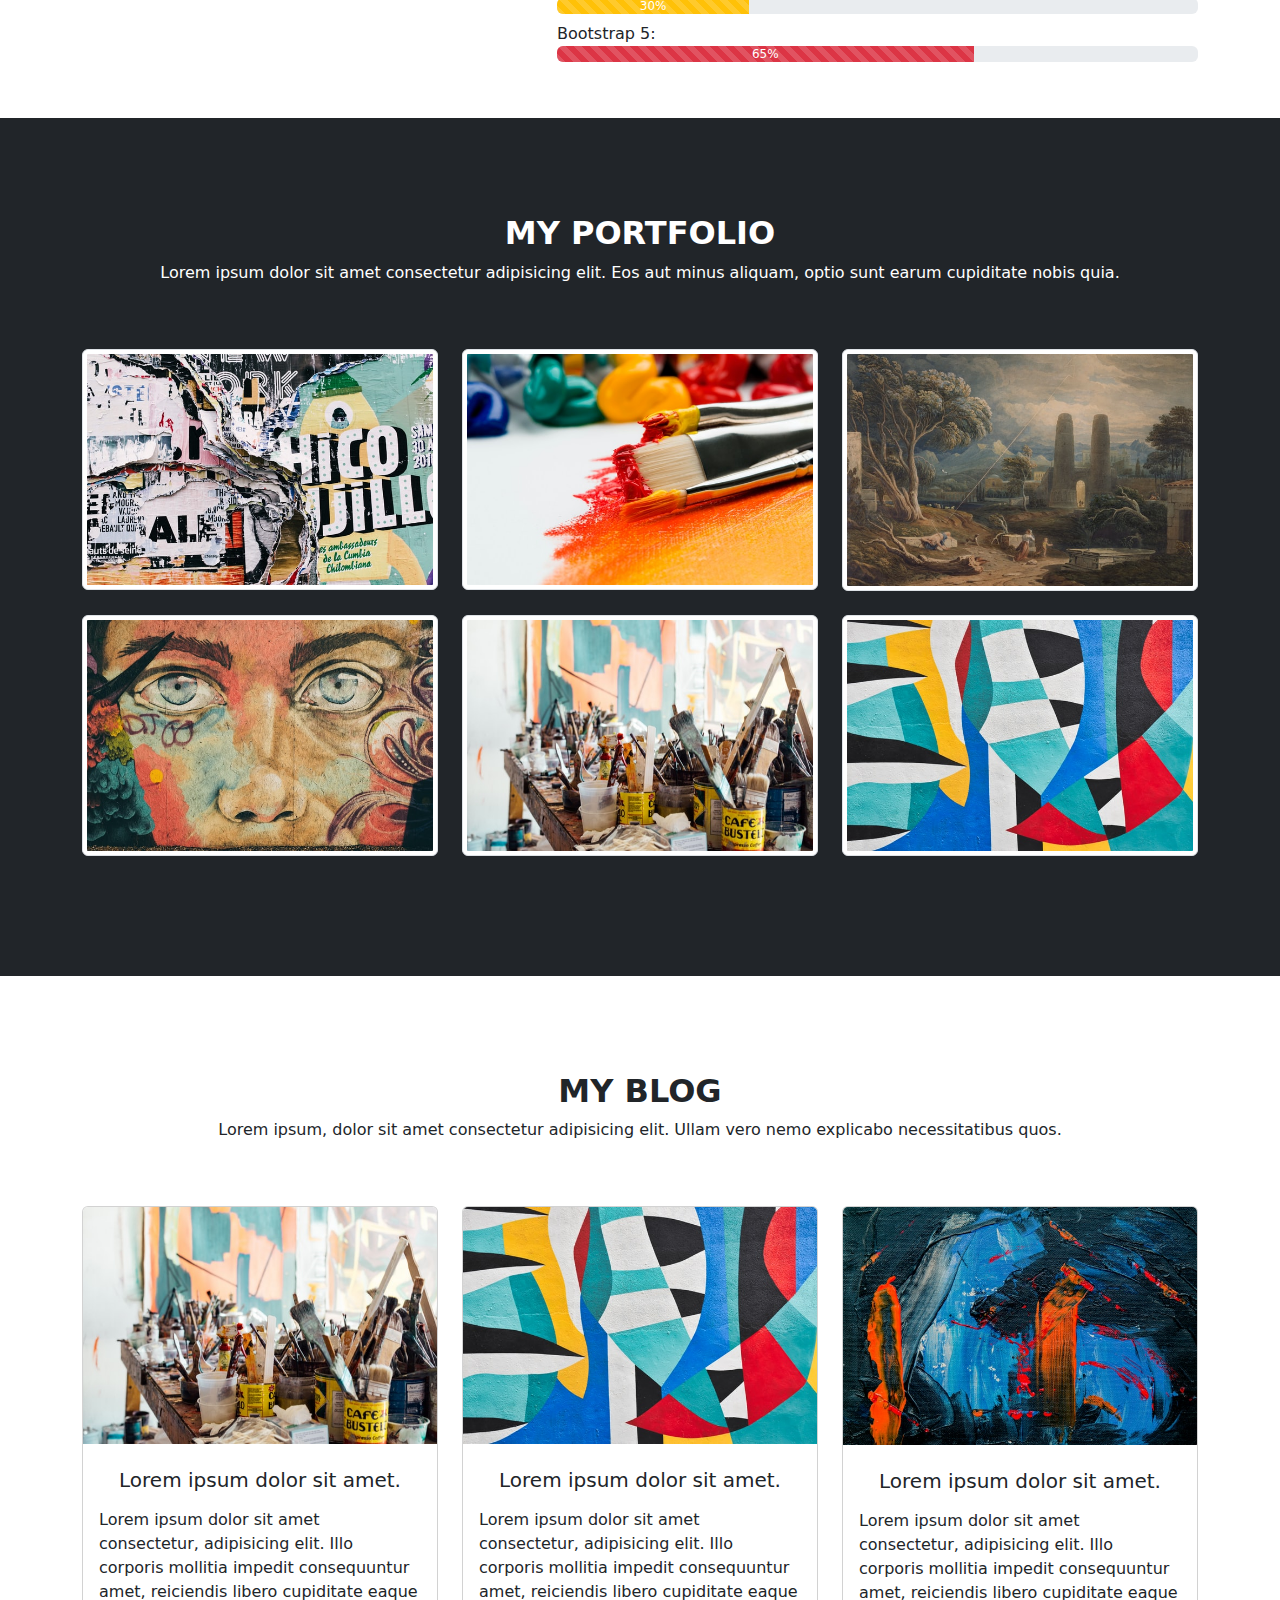
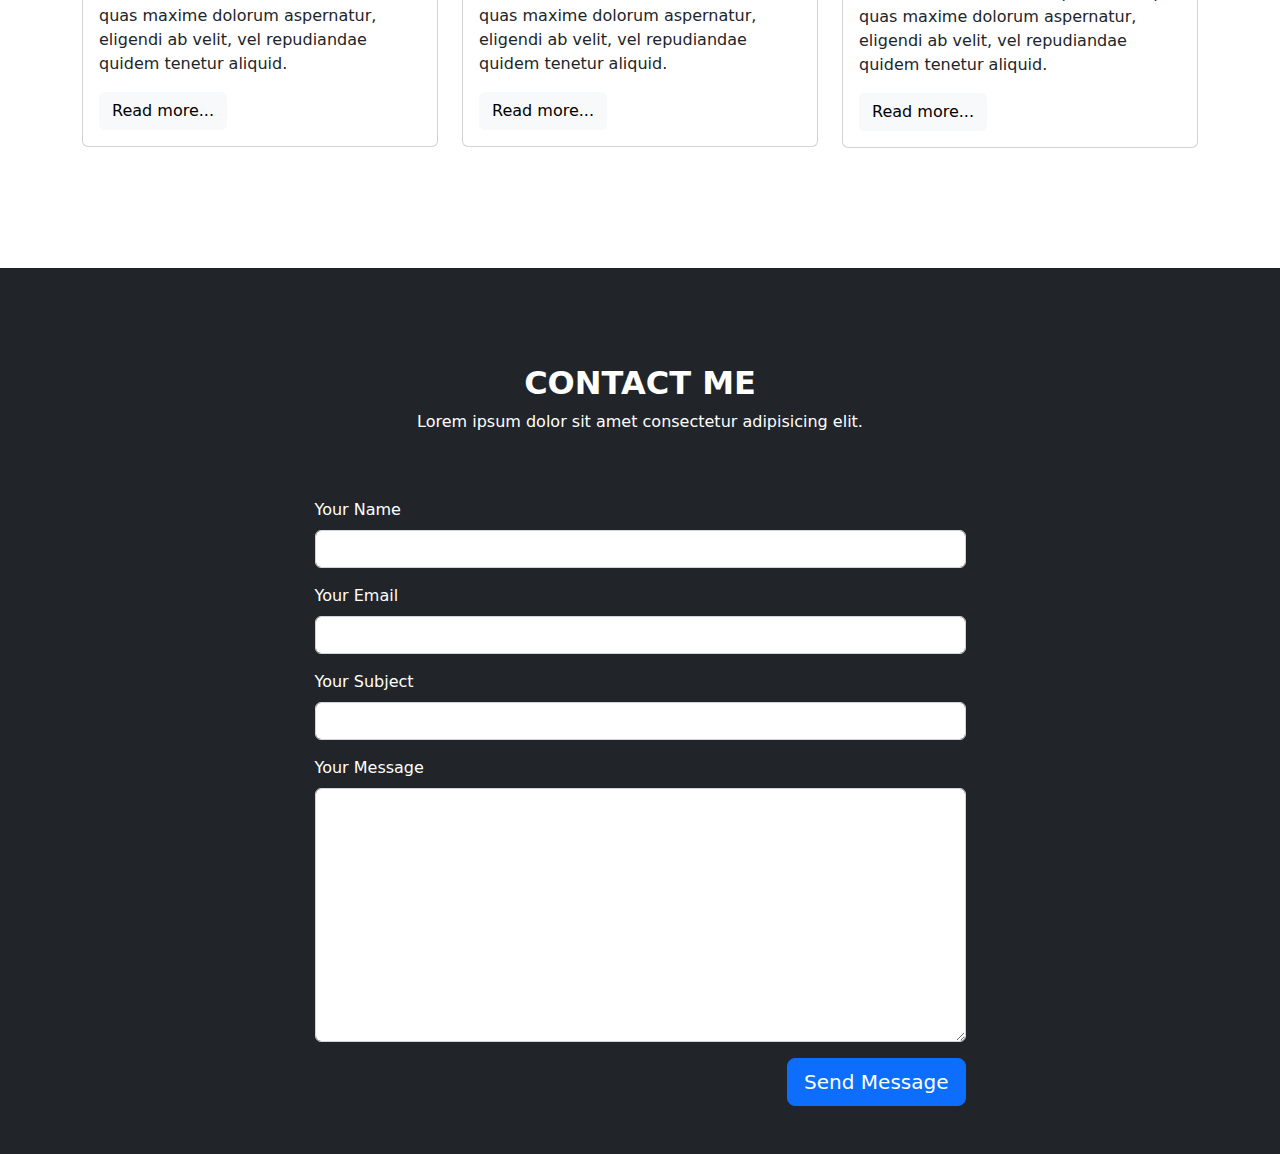
<file: pabwe-praktikum3b-11s21050/index_blog.html>
<!DOCTYPE html>
<html lang="en">
  <head>
    <meta charset="UTF-8" />
    <meta http-equiv="X-UA-Compatible" content="IE=edge" />
    <meta name="viewport" content="width=device-width, initial-scale=1.0" />
    <title>Simple Portfolio</title>

    <link
      rel="stylesheet"
      href="/assets/vendor/bootstrap-5.2.3-dist/css/bootstrap.min.css"
    />
  </head>
  <body>
    <nav class="navbar navbar-expand-md navbar-light bg-light">
      <div class="container">
        <a href="#" class="navbar-brand">Portfolio</a>
        <button
          class="navbar-toggler"
          data-bs-toggle="collapse"
          data-bs-target="#navbarMenu"
        >
          <span class="navbar-toggler-icon"></span>
        </button>
        <div class="collapse navbar-collapse" id="navbarMenu">
          <ul class="navbar-nav ms-auto">
            <li class="nav-item">
              <a href="#" class="nav-link">Home</a>
            </li>
            <li class="nav-item">
              <a href="#" class="nav-link">About</a>
            </li>
            <li class="nav-item">
              <a href="#" class="nav-link">Portfolio</a>
            </li>
            <li class="nav-item">
              <a href="#" class="nav-link">Blog</a>
            </li>
            <li class="nav-item">
              <a href="#" class="nav-link">Contact</a>
            </li>
          </ul>
        </div>
      </div>
    </nav>

    <section
      id="home"
      class="d-flex min-vh-100 flex-column justify-content-center align-items-center"
      style="background-image: url('/assets/img/hero-bg.jpg')"
    >
      <h1 class="fw-bolder display-1 mb-3">Lucie Anderson</h1>
      <h6 class="fs-3 text-secondary text-capitalize mb-4">
        I'm a professional front-end web developer
      </h6>
      <a href="#" class="btn btn-primary rounded-pill">About Me</a>
    </section>

    <section id="about" class="container py-5">
      <div class="text-center py-5">
        <h2 class="fw-bolder text-uppercase">about</h2>
        <p>
          Lorem ipsum dolor sit amet consectetur, adipisicing elit. A odit non
          natus enim placeat quae quos corrupti.
        </p>
      </div>
      <div class="row">
        <div class="col-md-4 mb-3">
          <img src="/assets/img/about.jpg" alt="" class="img-fluid" />
        </div>
        <div class="col-md-7 offset-lg-1">
          <p class="lh-lg">
            Lorem ipsum dolor sit, amet consectetur adipisicing elit.
            Necessitatibus officia, veritatis ad reiciendis delectus laboriosam
            in voluptatum sit eaque, non aliquid cupiditate, iusto sequi sunt
            earum optio ea quidem? Doloribus. Lorem ipsum dolor sit amet
            consectetur adipisicing elit. Quis laudantium voluptatibus provident
            ducimus aliquid doloribus, soluta, eligendi adipisci dolore
            asperiores minima? Sapiente nulla molestiae quo exercitationem
            voluptate rem nihil ratione?
          </p>
          <p class="fw-bold fs-4">My Skills:</p>
          <div class="mb-2">
            <p class="m-0">HTML:</p>
            <div class="progress">
              <div
                class="progress-bar progress-bar-striped bg-success"
                style="width: 90%"
              >
                90%
              </div>
            </div>
          </div>
          <div class="mb-2">
            <p class="m-0">CSS:</p>
            <div class="progress">
              <div
                class="progress-bar progress-bar-striped bg-info"
                style="width: 80%"
              >
                80%
              </div>
            </div>
          </div>
          <div class="mb-2">
            <p class="m-0">Javascript:</p>
            <div class="progress">
              <div
                class="progress-bar progress-bar-striped bg-warning"
                style="width: 30%"
              >
                30%
              </div>
            </div>
          </div>
          <div class="mb-2">
            <p class="m-0">Bootstrap 5:</p>
            <div class="progress">
              <div
                class="progress-bar progress-bar-striped bg-danger"
                style="width: 65%"
              >
                65%
              </div>
            </div>
          </div>
        </div>
      </div>
    </section>

    <section id="portfolio" class="bg-dark py-5">
      <div class="container">
        <div class="text-center py-5 text-white">
          <h2 class="fw-bolder text-uppercase">My Portfolio</h2>
          <p>
            Lorem ipsum dolor sit amet consectetur adipisicing elit. Eos aut
            minus aliquam, optio sunt earum cupiditate nobis quia.
          </p>
        </div>
        <div class="row pb-5">
          <div class="col-md-6 col-lg-4 mb-4">
            <img
              src="/assets/img/img1.jpg"
              alt=""
              class="img-fluid img-thumbnail"
            />
          </div>
          <div class="col-md-6 col-lg-4 mb-4">
            <img
              src="/assets/img/img2.jpg"
              alt=""
              class="img-fluid img-thumbnail"
            />
          </div>
          <div class="col-md-6 col-lg-4 mb-4">
            <img
              src="/assets/img/img3.jpg"
              alt=""
              class="img-fluid img-thumbnail"
            />
          </div>
          <div class="col-md-6 col-lg-4 mb-4">
            <img
              src="/assets/img/img4.jpg"
              alt=""
              class="img-fluid img-thumbnail"
            />
          </div>
          <div class="col-md-6 col-lg-4 mb-4">
            <img
              src="/assets/img/img5.jpg"
              alt=""
              class="img-fluid img-thumbnail"
            />
          </div>
          <div class="col-md-6 col-lg-4 mb-4">
            <img
              src="/assets/img/img6.jpg"
              alt=""
              class="img-fluid img-thumbnail"
            />
          </div>
        </div>
      </div>
    </section>

    <section id="blog" class="container py-5">
      <div class="text-center py-5">
        <h2 class="fw-bolder text-uppercase">My Blog</h2>
        <p>
          Lorem ipsum, dolor sit amet consectetur adipisicing elit. Ullam vero
          nemo explicabo necessitatibus quos.
        </p>
      </div>
      <div class="row pb-5">
        <div class="col-lg-4 col-md-6 mb-4">
          <div class="card">
            <img src="/assets/img/img5.jpg" alt="" class="card-img-top" />
            <div class="card-body">
              <h5 class="card-title text-center py-2">
                Lorem ipsum dolor sit amet.
              </h5>
              <p class="card-text">
                Lorem ipsum dolor sit amet consectetur, adipisicing elit. Illo
                corporis mollitia impedit consequuntur amet, reiciendis libero
                cupiditate eaque quas maxime dolorum aspernatur, eligendi ab
                velit, vel repudiandae quidem tenetur aliquid.
              </p>
              <a href="#" class="btn btn-light">Read more...</a>
            </div>
          </div>
        </div>
        <div class="col-lg-4 col-md-6 mb-4">
          <div class="card">
            <img src="/assets/img/img6.jpg" alt="" class="card-img-top" />
            <div class="card-body">
              <h5 class="card-title text-center py-2">
                Lorem ipsum dolor sit amet.
              </h5>
              <p class="card-text">
                Lorem ipsum dolor sit amet consectetur, adipisicing elit. Illo
                corporis mollitia impedit consequuntur amet, reiciendis libero
                cupiditate eaque quas maxime dolorum aspernatur, eligendi ab
                velit, vel repudiandae quidem tenetur aliquid.
              </p>
              <a href="#" class="btn btn-light">Read more...</a>
            </div>
          </div>
        </div>
        <div class="col-lg-4 col-md-6 mb-4">
          <div class="card">
            <img src="/assets/img/img7.jpg" alt="" class="card-img-top" />
            <div class="card-body">
              <h5 class="card-title text-center py-2">
                Lorem ipsum dolor sit amet.
              </h5>
              <p class="card-text">
                Lorem ipsum dolor sit amet consectetur, adipisicing elit. Illo
                corporis mollitia impedit consequuntur amet, reiciendis libero
                cupiditate eaque quas maxime dolorum aspernatur, eligendi ab
                velit, vel repudiandae quidem tenetur aliquid.
              </p>
              <a href="#" class="btn btn-light">Read more...</a>
            </div>
          </div>
        </div>
      </div>
    </section>

    <section id="contact" class="bg-dark py-5">
      <div class="container">
        <div class="text-center py-5 text-white">
          <h2 class="fw-bolder text-uppercase">Contact Me</h2>
          <p>Lorem ipsum dolor sit amet consectetur adipisicing elit.</p>
        </div>
        <div
          class="col-11 col-sm-10 col-md-9 col-lg-8 col-xl-7 col-xxl-6 mx-auto"
        >
          <form action="" class="text-white">
            <div class="mb-3">
              <label for="name" class="form-label">Your Name</label>
              <input type="text" class="form-control" />
            </div>
            <div class="mb-3">
              <label for="email" class="form-label"> Your Email</label>
              <input type="email" class="form-control" />
            </div>
            <div class="mb-3">
              <label for="subject" class="form-label"> Your Subject</label>
              <input type="text" class="form-control" />
            </div>
            <div class="mb-3">
              <label for="message" class="form-label"> Your Message</label>
              <textarea
                name="message"
                cols="30"
                rows="10"
                class="form-control"
              ></textarea>
            </div>
            <div class="text-end">
              <button type="submit" class="btn btn-primary btn-lg">
                Send Message
              </button>
            </div>
          </form>
        </div>
      </div>
    </section>

    <script src="/assets/vendor/bootstrap-5.2.3-dist/js/bootstrap.bundle.min.js"></script>
  </body>
</html>
</file>
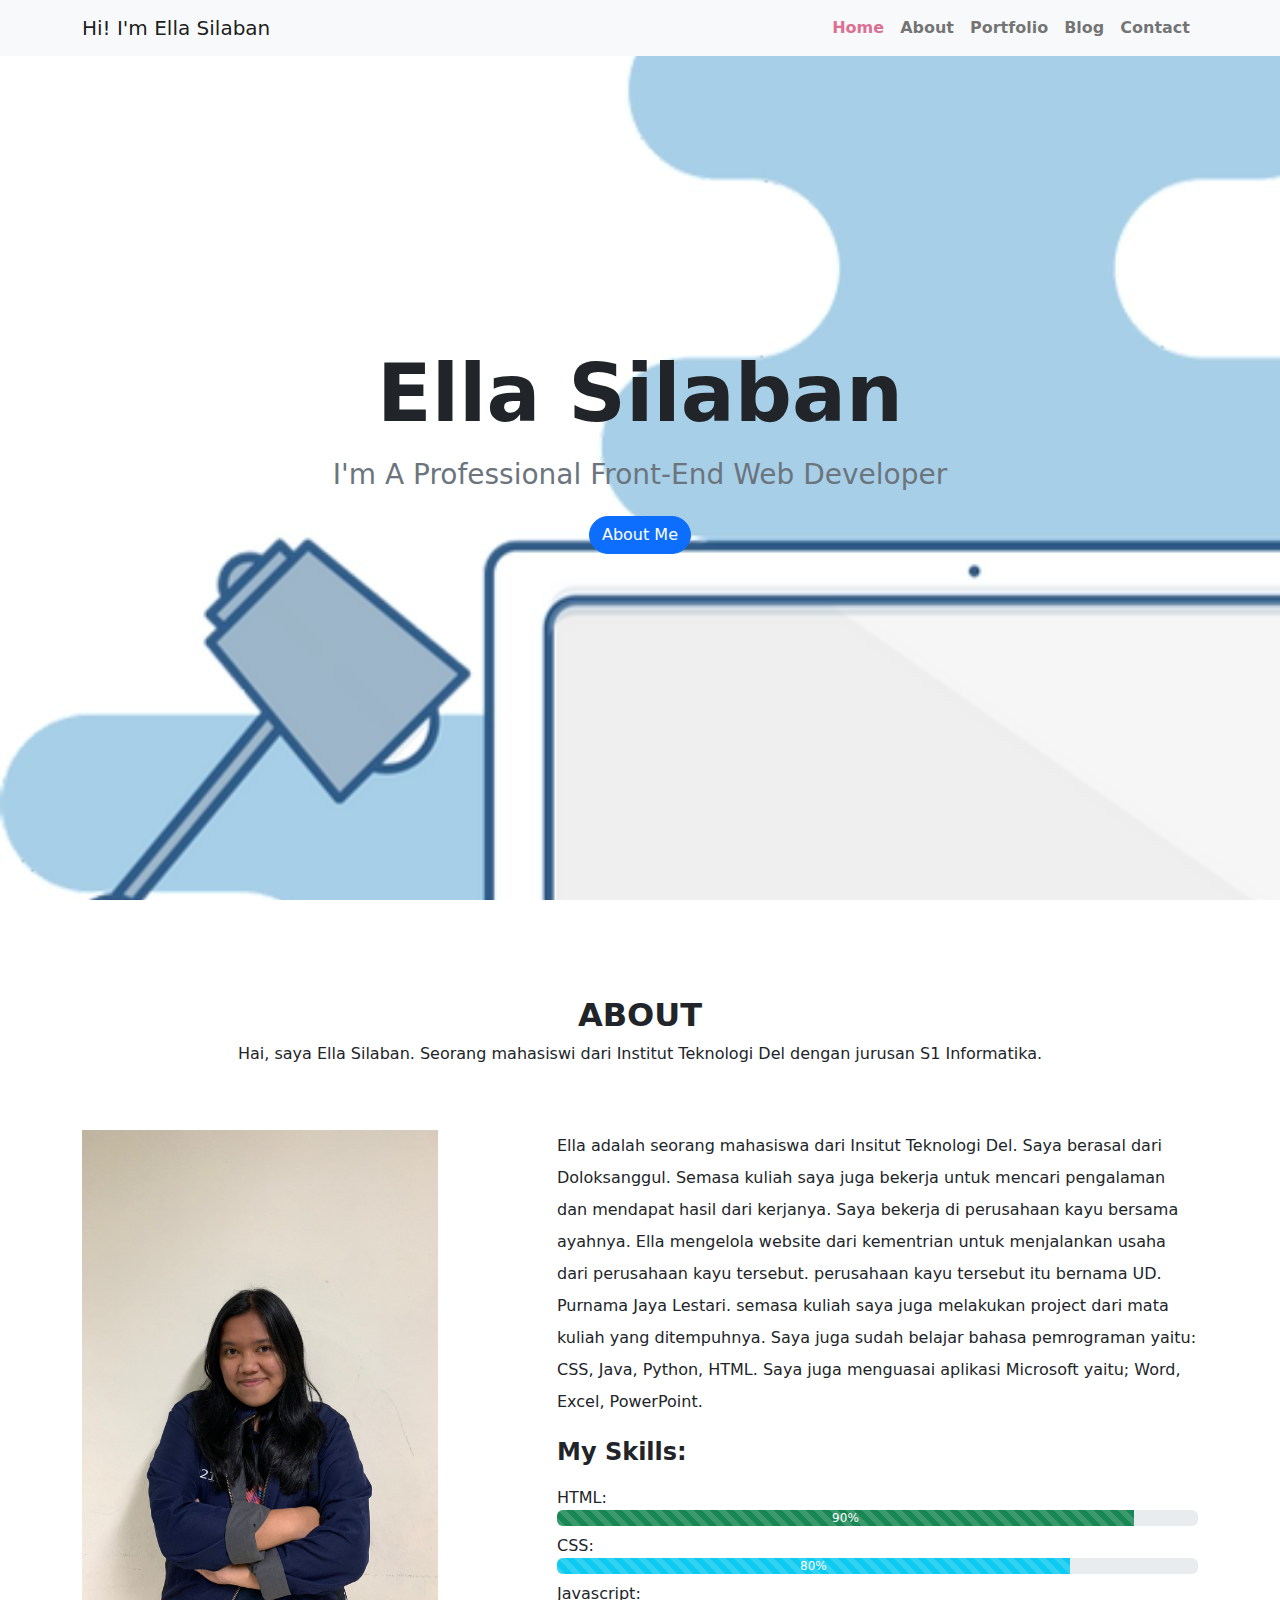
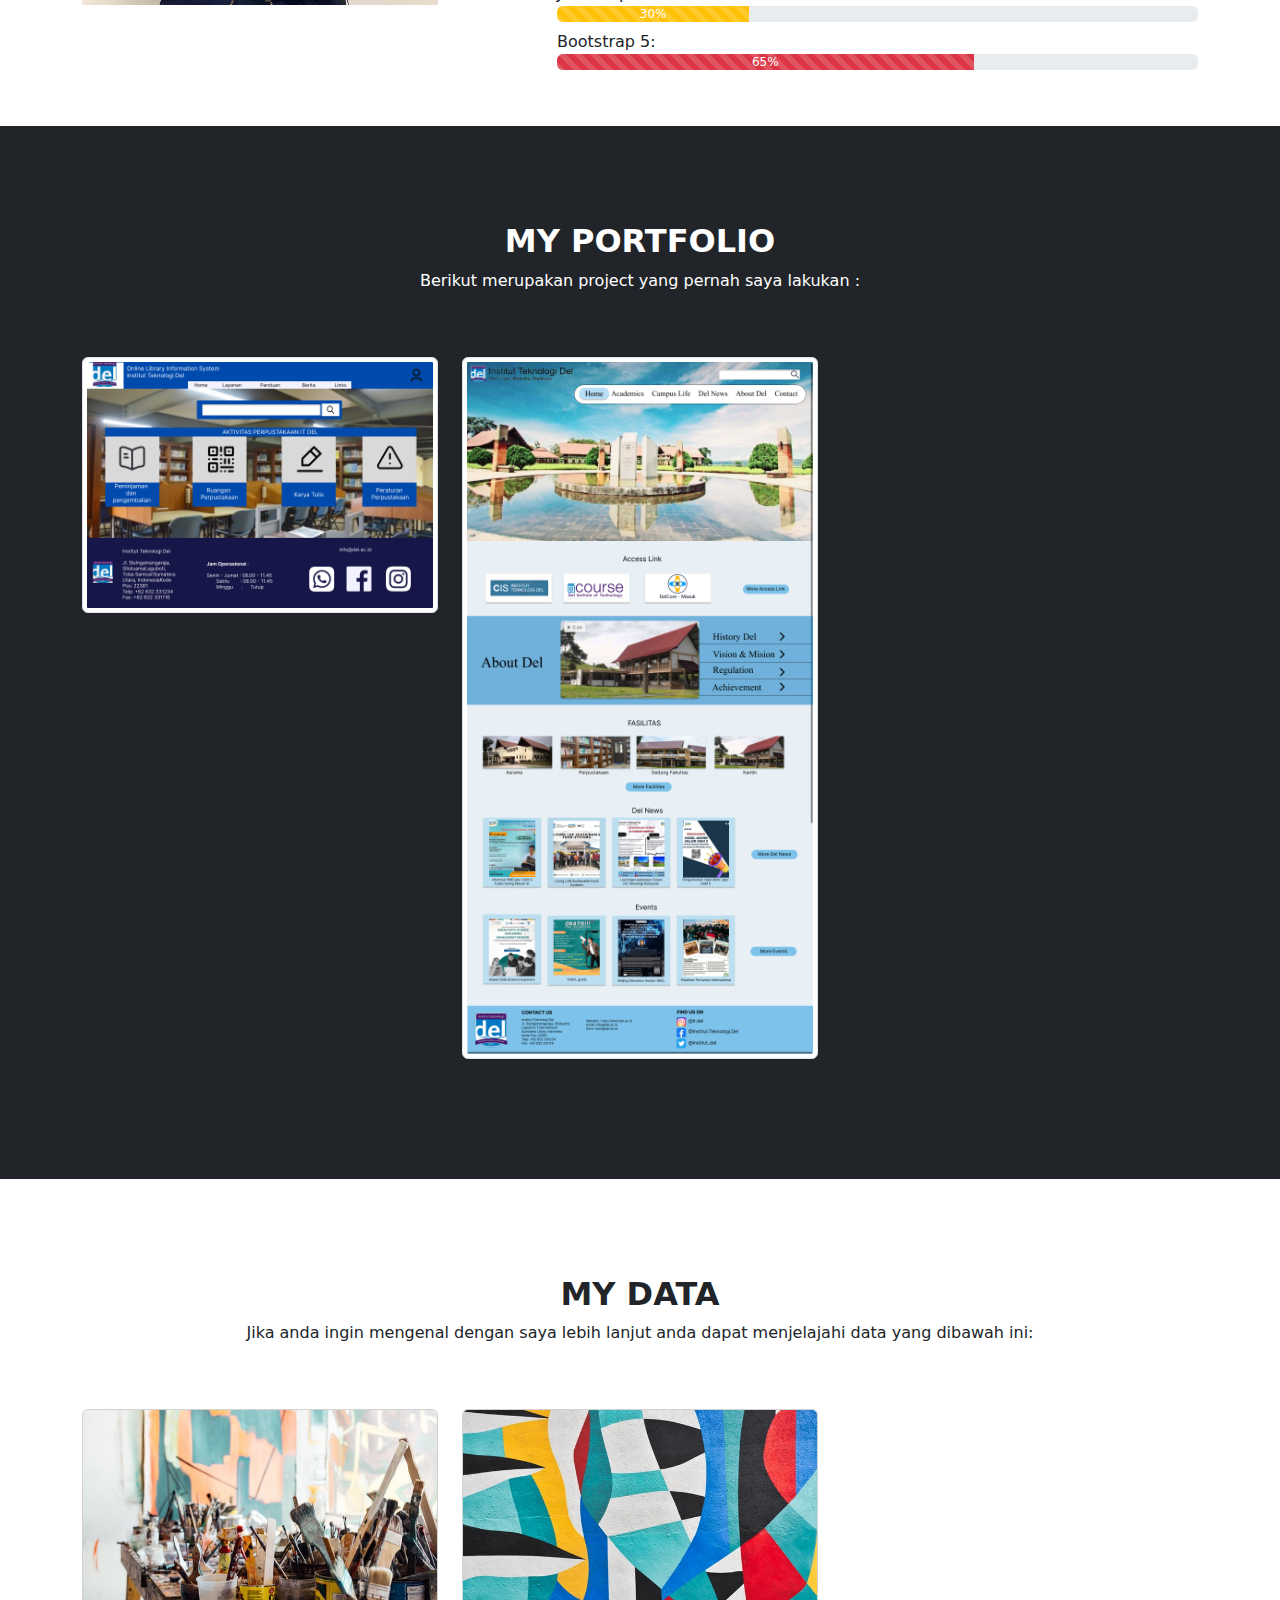
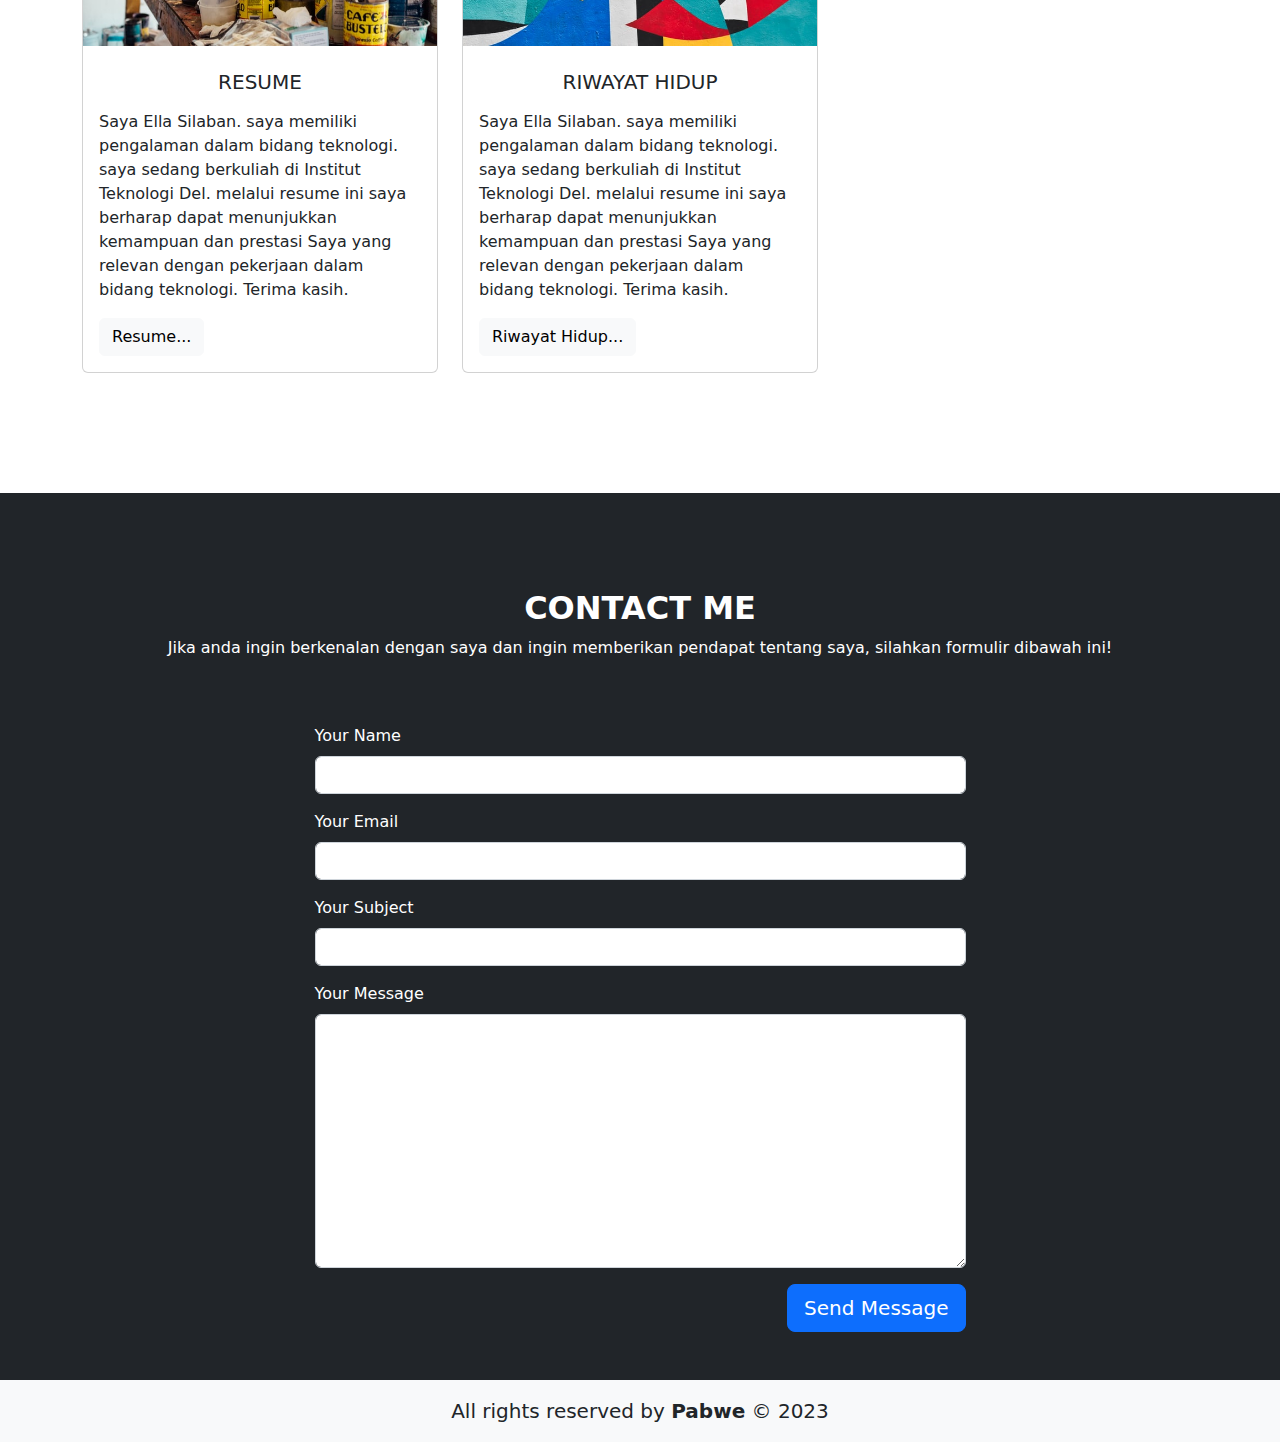
<file: pabwe-praktikum3b-11s21050/index_footer.html>
<!DOCTYPE html>
<html lang="en">
  <head>
    <meta charset="UTF-8" />
    <meta http-equiv="X-UA-Compatible" content="IE=edge" />
    <meta name="viewport" content="width=device-width, initial-scale=1.0" />
    <title>Simple Portfolio</title>

    <link
      rel="stylesheet"
      href="/assets/vendor/bootstrap-5.2.3-dist/css/bootstrap.min.css"
    />
    <style>
      .nav-link.active {
        color: palevioletred !important;
      }
    </style>
  </head>
  <body data-bs-spy="scroll" data-bs-target="#nav-scroll">
    <nav
      class="navbar navbar-expand-md navbar-light bg-light fixed-top"
      id="nav-scroll"
    >
      <div class="container">
        <a href="#" class="navbar-brand">Hi! I'm Ella Silaban</a>
        <button
          class="navbar-toggler"
          data-bs-toggle="collapse"
          data-bs-target="#navbarMenu"
        >
          <span class="navbar-toggler-icon"></span>
        </button>
        <div class="collapse navbar-collapse" id="navbarMenu">
          <ul class="navbar-nav ms-auto fw-bold">
            <li class="nav-item">
              <a href="#home" class="nav-link">Home</a>
            </li>
            <li class="nav-item">
              <a href="#about" class="nav-link">About</a>
            </li>
            <li class="nav-item">
              <a href="#portfolio" class="nav-link">Portfolio</a>
            </li>
            <li class="nav-item">
              <a href="#blog" class="nav-link">Blog</a>
            </li>
            <li class="nav-item">
              <a href="#contact" class="nav-link">Contact</a>
            </li>
          </ul>
        </div>
      </div>
    </nav>

    <section
      id="home"
      class="d-flex min-vh-100 flex-column justify-content-center align-items-center"
      style="background-image: url('/assets/img/img8.jpg')"
    >
      <h1 class="fw-bolder display-1 mb-3">Ella Silaban</h1>
      <h6 class="fs-3 text-secondary text-capitalize mb-4">
        I'm a professional front-end web developer
      </h6>
      <a href="#" class="btn btn-primary rounded-pill">About Me</a>
    </section>

    <section id="about" class="container py-5">
      <div class="text-center py-5">
        <h2 class="fw-bolder text-uppercase">about</h2>
        <p>
          Hai, saya Ella Silaban. Seorang mahasiswi dari Institut Teknologi Del
          dengan jurusan S1 Informatika.
        </p>
      </div>
      <div class="row">
        <div class="col-md-4 mb-3">
          <img src="/assets/img/ella.jpg" alt="" class="img-fluid" />
        </div>
        <div class="col-md-7 offset-lg-1">
          <p class="lh-lg">
            Ella adalah seorang mahasiswa dari Insitut Teknologi Del. Saya
            berasal dari Doloksanggul. Semasa kuliah saya juga bekerja untuk
            mencari pengalaman dan mendapat hasil dari kerjanya. Saya bekerja di
            perusahaan kayu bersama ayahnya. Ella mengelola website dari
            kementrian untuk menjalankan usaha dari perusahaan kayu tersebut.
            perusahaan kayu tersebut itu bernama UD. Purnama Jaya Lestari.
            semasa kuliah saya juga melakukan project dari mata kuliah yang
            ditempuhnya. Saya juga sudah belajar bahasa pemrograman yaitu: CSS,
            Java, Python, HTML. Saya juga menguasai aplikasi Microsoft yaitu;
            Word, Excel, PowerPoint.
            <br />
          </p>
          <p class="fw-bold fs-4">My Skills:</p>
          <div class="mb-2">
            <p class="m-0">HTML:</p>
            <div class="progress">
              <div
                class="progress-bar progress-bar-striped bg-success"
                style="width: 90%"
              >
                90%
              </div>
            </div>
          </div>
          <div class="mb-2">
            <p class="m-0">CSS:</p>
            <div class="progress">
              <div
                class="progress-bar progress-bar-striped bg-info"
                style="width: 80%"
              >
                80%
              </div>
            </div>
          </div>
          <div class="mb-2">
            <p class="m-0">Javascript:</p>
            <div class="progress">
              <div
                class="progress-bar progress-bar-striped bg-warning"
                style="width: 30%"
              >
                30%
              </div>
            </div>
          </div>
          <div class="mb-2">
            <p class="m-0">Bootstrap 5:</p>
            <div class="progress">
              <div
                class="progress-bar progress-bar-striped bg-danger"
                style="width: 65%"
              >
                65%
              </div>
            </div>
          </div>
        </div>
      </div>
    </section>

    <section id="portfolio" class="bg-dark py-5">
      <div class="container">
        <div class="text-center py-5 text-white">
          <h2 class="fw-bolder text-uppercase">My Portfolio</h2>
          <p>Berikut merupakan project yang pernah saya lakukan :</p>
        </div>
        <div class="row pb-5">
          <div class="col-md-6 col-lg-4 mb-4">
            <img
              src="11S2203_UTS_IMK_11S21050_Ella Silaban.jpg"
              alt=""
              class="img-fluid img-thumbnail"
            />
          </div>
          <div class="col-md-6 col-lg-4 mb-4">
            <img
              src="Ella Silaban.png"
              alt=""
              class="img-fluid img-thumbnail"
            />
          </div>
          </div>
        </div>
      </div>
    </section>

    <section id="data" class="container py-5">
      <div class="text-center py-5">
        <h2 class="fw-bolder text-uppercase">My Data</h2>
        <p>
      Jika anda ingin mengenal dengan saya lebih lanjut anda dapat menjelajahi data yang dibawah ini:
        </p>
      </div>
      <div class="row pb-5">
        <div class="col-lg-4 col-md-6 mb-4">
          <div class="card">
            <img src="/assets/img/img5.jpg" alt="" class="card-img-top" />
            <div class="card-body">
              <h5 class="card-title text-center py-2">
                RESUME 
              </h5>
              <p class="card-text">
                Saya Ella Silaban. saya memiliki pengalaman dalam bidang teknologi. 
                saya sedang berkuliah di Institut Teknologi Del. melalui resume ini saya berharap dapat menunjukkan kemampuan dan prestasi Saya
                yang relevan dengan pekerjaan dalam bidang teknologi. 
                Terima kasih.

              </p>
              <a href="resume.pdf" class="btn btn-light">Resume...</a>
            </div>
          </div>
        </div>
        <div class="col-lg-4 col-md-6 mb-4">
          <div class="card">
            <img src="/assets/img/img6.jpg" alt="" class="card-img-top" />
            <div class="card-body">
              <h5 class="card-title text-center py-2">
                RIWAYAT HIDUP
              </h5>
              <p class="card-text">
                Saya Ella Silaban. saya memiliki pengalaman dalam bidang teknologi. 
                saya sedang berkuliah di Institut Teknologi Del. melalui resume ini saya berharap dapat menunjukkan kemampuan dan prestasi Saya
                yang relevan dengan pekerjaan dalam bidang teknologi. 
                Terima kasih.
              </p>
              <a href="DAFTAR RIWAYAT HIDUP.pdf" class="btn btn-light">Riwayat Hidup...</a>
            </div>
          </div>
        </div>
    
          </div>
        </div>
      </div>
    </section>

    <section id="contact" class="bg-dark py-5">
      <div class="container">
        <div class="text-center py-5 text-white">
          <h2 class="fw-bolder text-uppercase">Contact Me</h2>
          <p>Jika anda ingin berkenalan dengan saya dan ingin memberikan pendapat tentang saya, 
            silahkan formulir dibawah ini!</p>
        </div>
        <div
          class="col-11 col-sm-10 col-md-9 col-lg-8 col-xl-7 col-xxl-6 mx-auto"
        >
          <form action="" class="text-white">
            <div class="mb-3">
              <label for="name" class="form-label">Your Name</label>
              <input type="text" class="form-control" />
            </div>
            <div class="mb-3">
              <label for="email" class="form-label"> Your Email</label>
              <input type="email" class="form-control" />
            </div>
            <div class="mb-3">
              <label for="subject" class="form-label"> Your Subject</label>
              <input type="text" class="form-control" />
            </div>
            <div class="mb-3">
              <label for="message" class="form-label"> Your Message</label>
              <textarea
                name="message"
                cols="30"
                rows="10"
                class="form-control"
              ></textarea>
            </div>
            <div class="text-end">
              <button type="submit" class="btn btn-primary btn-lg">
                Send Message
              </button>
            </div>
          </form>
        </div>
      </div>
    </section>

    <footer class="bg-light">
      <div class="container text-center">
        <p class="mb-0 py-3 fs-5">
          All rights reserved by <strong>Pabwe</strong> &copy; 2023
        </p>
      </div>
    </footer>

    <script src="/assets/vendor/bootstrap-5.2.3-dist/js/bootstrap.bundle.min.js"></script>
  </body>
</html>
</file>
<file: tantangan_praktikum_11s21050/pabwe-praktikum-4b-11s21050/style.css>
* {
  margin: 0;
  padding: 0;
  box-sizing: inherit;
}

html {
  font-size: 62.5%;
  box-sizing: border-box;
}

body {
  font-family: sans-serif;
  color: #333;
  line-height: 1.5;
  height: 100vh;
  position: relative;
  display: flex;
  align-items: flex-start;
  justify-content: center;
  background: linear-gradient(to top left, #28b487, #7dd56f);
}

.show-modal {
  font-size: 2rem;
  font-weight: 600;
  padding: 1.75rem 3.5rem;
  margin: 5rem 2rem;
  border: none;
  background-color: #fff;
  color: #444;
  border-radius: 10rem;
  cursor: pointer;
}

.close-modal {
  position: absolute;
  top: 1.2rem;
  right: 2rem;
  font-size: 5rem;
  color: #333;
  cursor: pointer;
  border: none;
  background: none;
}

h1 {
  font-size: 2.5rem;
  margin-bottom: 2rem;
}

p {
  font-size: 1.8rem;
}

/* -------------------------- */
/* CLASSES TO MAKE MODAL WORK */
.hidden {
  display: none;
}

.modal {
  position: absolute;
  top: 50%;
  left: 50%;
  transform: translate(-50%, -50%);
  width: 70%;

  background-color: white;
  padding: 6rem;
  border-radius: 5px;
  box-shadow: 0 3rem 5rem rgba(0, 0, 0, 0.3);
  z-index: 10;
}

.overlay {
  position: absolute;
  top: 0;
  left: 0;
  width: 100%;
  height: 100%;
  background-color: rgba(0, 0, 0, 0.6);
  backdrop-filter: blur(3px);
  z-index: 5;
}
</file>
<file: tantangan_praktikum_11s21050/pabwe-praktikum-4a-11s21050/assets-4a/style.css>
@import url('https://fonts.googleapis.com/css?family=Press+Start+2P&display=swap');

* {
  margin: 0;
  padding: 0;
  box-sizing: inherit;
}

html {
  font-size: 62.5%;
  box-sizing: border-box;
}

body {
  font-family: 'Press Start 2P', sans-serif;
  color: #eee;
  background-color: #222;
  /* background-color: #60b347; */
}

/* LAYOUT */
header {
  position: relative;
  height: 35vh;
  border-bottom: 7px solid #eee;
}

main {
  height: 65vh;
  color: #eee;
  display: flex;
  align-items: center;
  justify-content: space-around;
}

.left {
  width: 52rem;
  display: flex;
  flex-direction: column;
  align-items: center;
}

.right {
  width: 52rem;
  font-size: 2rem;
}

/* ELEMENTS STYLE */
h1 {
  font-size: 4rem;
  text-align: center;
  position: absolute;
  width: 100%;
  top: 52%;
  left: 50%;
  transform: translate(-50%, -50%);
}

.number {
  background: #eee;
  color: #333;
  font-size: 6rem;
  width: 15rem;
  padding: 3rem 0rem;
  text-align: center;
  position: absolute;
  bottom: 0;
  left: 50%;
  transform: translate(-50%, 50%);
}

.between {
  font-size: 1.4rem;
  position: absolute;
  top: 2rem;
  right: 2rem;
}

.again {
  position: absolute;
  top: 2rem;
  left: 2rem;
}

.guess {
  background: none;
  border: 4px solid #eee;
  font-family: inherit;
  color: inherit;
  font-size: 5rem;
  padding: 2.5rem;
  width: 25rem;
  text-align: center;
  display: block;
  margin-bottom: 3rem;
}

.btn {
  border: none;
  background-color: #eee;
  color: #222;
  font-size: 2rem;
  font-family: inherit;
  padding: 2rem 3rem;
  cursor: pointer;
}

.btn:hover {
  background-color: #ccc;
}

.message {
  margin-bottom: 8rem;
  height: 3rem;
}

.label-score {
  margin-bottom: 2rem;
}
</file>
<file: style.css>
* {
  margin: 0;
  padding: 0;
  box-sizing: border-box;
}

body {
  color: #444444;
  font-family: sans-serif;
  border-top: 10px solid #1098ad;
  position: relative;
}

.container {
  width: 1200px;
  margin: 0 auto;
}

.main-header {
  background-color: #f7f7f7;
  padding: 20px 40px;
  margin-bottom: 60px;
}

nav {
  font-size: 18px;
}

article {
  margin-bottom: 60px;
}

.post-header {
  margin-bottom: 40px;
}

aside {
  background-color: #f7f7f7;
  border-top: 5px solid #1098ad;
  border-bottom: 5px solid #1098ad;
  padding: 50px 0;
  margin: 0 auto;
  margin-bottom: 50px;
  width: 500px;
}

h1,
h2,
h3 {
  color: #1098ad;
}

h1 {
  font-size: 26px;
  text-transform: uppercase;
  font-style: italic;
}

h2 {
  font-size: 40px;
  margin-bottom: 30px;
}

h3 {
  font-size: 30px;
  margin-bottom: 20px;
  margin-top: 40px;
}

h4 {
  font-size: 20px;
  text-transform: uppercase;
  text-align: center;
  margin-bottom: 20px;
}

p {
  font-size: 22px;
  line-height: 1.5;
  margin-bottom: 15px;
}

ul,
ol {
  margin-left: 50px;
  margin-bottom: 20px;
}

li {
  font-size: 20px;
  margin-bottom: 10px;
}

li:last-child {
  margin-bottom: 0px;
}

#author {
  font-style: italic;
  font-size: 18px;
}

#copyright {
  font-size: 16px;
}

.related-author {
  font-size: 18px;
  font-weight: bold;
}

.related {
  list-style: none;
}

.main-header {
  background-color: #f7f7f7;
}

aside {
  background-color: #f7f7f7;
  border-top: 5px solid #1098ad;
  border-bottom: 5px solid #1098ad;
}

li:first-child {
  font-weight: bold;
}

li:last-child {
  font-style: italic;
}

/* Styling links */
a:link {
  color: #1098ad;
  text-decoration: none;
}

a:visited {
  color: #1098ad;
}

a:hover {
  color: orangered;
  font-weight: bold;
  text-decoration: underline dotted orangered;
}

a:active {
  background-color: gainsboro;
  font-style: italic;
}

.post-img {
  width: 100%;
  height: auto;
}

nav a:link {
  margin: 10px 30px 0 0;
  display: inline-block;
}

nav a:link:last-child {
  margin-right: 0;
}

.btn-absolute {
  font-size: 22px;
  padding: 20px;
  cursor: pointer;
  position: absolute;
  bottom: 70px;
  right: 0px;
}

.position-relative {
  position: relative;
}

h1::first-letter {
  font-style: normal;
  margin-right: 5px;
}

.top {
  position: relative;
}

.top::after {
  content: "TOP";
  background-color: #ffe70e;
  font-size: 16px;
  font-weight: bold;
  display: inline-block;
  padding: 5px 10px;
  position: absolute;
  top: 0px;
  right: 0px;
}
</file>
<file: custom.css>
* {
  margin: 0;
  padding: 0;
  box-sizing: border-box;
}

body {
  color: #444444;
  font-family: sans-serif;
  border-top: 10px solid #1098ad;
  position: relative;
}

.container {
  width: 1200px;
  margin: 0 auto;
}

.main-header {
  background-color: #f7f7f7;
  padding: 20px 40px;
  margin-bottom: 60px;
}

nav {
  font-size: 18px;
}

article {
  margin-bottom: 60px;
}

.post-header {
  margin-bottom: 40px;
}

aside {
  background-color: #f7f7f7;
  border-top: 5px solid #1098ad;
  border-bottom: 5px solid #1098ad;
  padding: 50px 0;
  margin: 0 auto;
  margin-bottom: 50px;
  width: 500px;
}

h1,
h2,
h3 {
  color: #1098ad;
}

h1 {
  font-size: 26px;
  text-transform: uppercase;
  font-style: italic;
}

h2 {
  font-size: 40px;
  margin-bottom: 30px;
}

h3 {
  font-size: 30px;
  margin-bottom: 20px;
  margin-top: 40px;
}

h4 {
  font-size: 20px;
  text-transform: uppercase;
  text-align: center;
  margin-bottom: 20px;
}

p {
  font-size: 22px;
  line-height: 1.5;
  margin-bottom: 15px;
}

ul,
ol {
  margin-left: 50px;
  margin-bottom: 20px;
}

li {
  font-size: 20px;
  margin-bottom: 10px;
}

li:last-child {
  margin-bottom: 0px;
}

#author {
  font-style: italic;
  font-size: 18px;
}

#copyright {
  font-size: 16px;
}

.related-author {
  font-size: 18px;
  font-weight: bold;
}

.related {
  list-style: none;
}

.main-header {
  background-color: #f7f7f7;
}

aside {
  background-color: #f7f7f7;
  border-top: 5px solid #1098ad;
  border-bottom: 5px solid #1098ad;
}

li:first-child {
  font-weight: bold;
}

li:last-child {
  font-style: italic;
}

/* Styling links */
a:link {
  color: #1098ad;
  text-decoration: none;
}

a:visited {
  color: #1098ad;
}

a:hover {
  color: orangered;
  font-weight: bold;
  text-decoration: underline dotted orangered;
}

a:active {
  background-color: gainsboro;
  font-style: italic;
}

.post-img {
  width: 100%;
  height: auto;
}

nav a:link {
  margin: 10px 30px 0 0;
  display: inline-block;
}

nav a:link:last-child {
  margin-right: 0;
}

.btn-absolute {
  font-size: 22px;
  padding: 20px;
  cursor: pointer;
  position: absolute;
  bottom: 70px;
  right: 0px;
}

.position-relative {
  position: relative;
}

h1::first-letter {
  font-style: normal;
  margin-right: 5px;
}

.top {
  position: relative;
}

.top::after {
  content: "TOP";
  background-color: #ffe70e;
  font-size: 16px;
  font-weight: bold;
  display: inline-block;
  padding: 5px 10px;
  position: absolute;
  top: 0px;
  right: 0px;
}

input[type="text"],
input[type="email"],
input[type="password"] {
  width: 100%;
  padding: 12px 20px;
  margin: 8px 0;
  box-sizing: border-box;
  border: none;
  border-bottom: 1px solid black;
}

input[type="textarea"] {
  width: 100%;
  height: 150px;
  padding: 12px 20px;
  margin: 8px 0;
  border: none;
  border-bottom: 1px solid black;
}

.button {
  height: 30px;
  width: 75px;
  background-color: #1098ad;
  color: #fff;
  border: 0;
  border-radius: 5px;
}

table [id="customers"] {
  font-family: Arial, Helvetica, sans-serif;
  border-collapse: collapse;
  width: 100%;
}

tr,
td,
th {
  border: 1px solid #ddd;
}

tr:nth-child(even) {
  background-color: #f2f2f2;
}

tr:hover {
  background-color: #ddd;
}

th {
  padding-top: 12px;
  padding-bottom: 12px;
  text-align: left;
  background-color: #1098ad;
  color: white;
}

select {
  width: 100%;
  padding: 12px 20px;
  margin: 8px 0;
  border: 0;
  border-bottom: 1px solid white;
}

legend {
  color: #1098ad;
  font-size: 40px;
  margin-bottom: 30px;
}

fieldset {
  border: 0;
  display: flex;
  flex-direction: column;
}

fieldset input[type="submit"] {
  align-self: center;
  height: 30px;
  width: 75px;
  background-color: #1098ad;
  color: #fff;
  border: 0;
  border-radius: 5px;
}
</file>
<file: layouts.css>
/* Flexbox */
/* .main-header {
  display: flex;
  align-items: center;
  justify-content: space-between;
}

.row {
  display: flex;
  align-items: flex-start;
  gap: 75px;
  margin-bottom: 60px;
}

aside {
  flex: 1;
  margin-bottom: 0;
}
*/

.author-box {
  display: flex;
  align-items: center;
  margin-bottom: 15px;
}

.author {
  margin-bottom: 0;
  margin-left: 15px;
}

.related-post {
  display: flex;
  align-items: center;
  gap: 20px;
  margin-bottom: 30px;
}

.related-link {
  font-weight: bold;
}

.related-link::link {
  font-size: 17px;
  font-weight: bold;
  font-style: normal;
  margin-bottom: 5px;
  display: block;
}

.related-author {
  margin-bottom: 0;
  font-size: 14px;
  font-weight: normal;
  font-style: italic;
}

aside {
  width: 300px;
  padding-top: 30px;
}

.related {
  margin: 0;
  padding-right: 30px;
  padding-left: 30px;
}

/* CSS Grid Layout */
.container {
  display: grid;
  grid-template-columns: 1fr 300px;
  column-gap: 75px;
  row-gap: 60px;
  align-items: start;
}

.main-header {
  margin-bottom: 0;

  /* grid-column: 1 / span 2; */
  grid-column: 1 / -1;
}

article {
  margin-bottom: 0;
}

footer {
  grid-column: 1/ -1;
}

/* CSS Grid Layout */
.container {
  display: grid;
  grid-template-columns: 1fr 300px;
  column-gap: 75px;
  row-gap: 60px;
  align-items: start;
}

.main-header {
  margin-bottom: 0;

  /* grid-column: 1 / span 2; */
  grid-column: 1 / -1;
}

article {
  margin-bottom: 0;
}

footer {
  grid-column: 1/ -1;
}

.btn-absolute {
  right: 30px;
}
</file>
